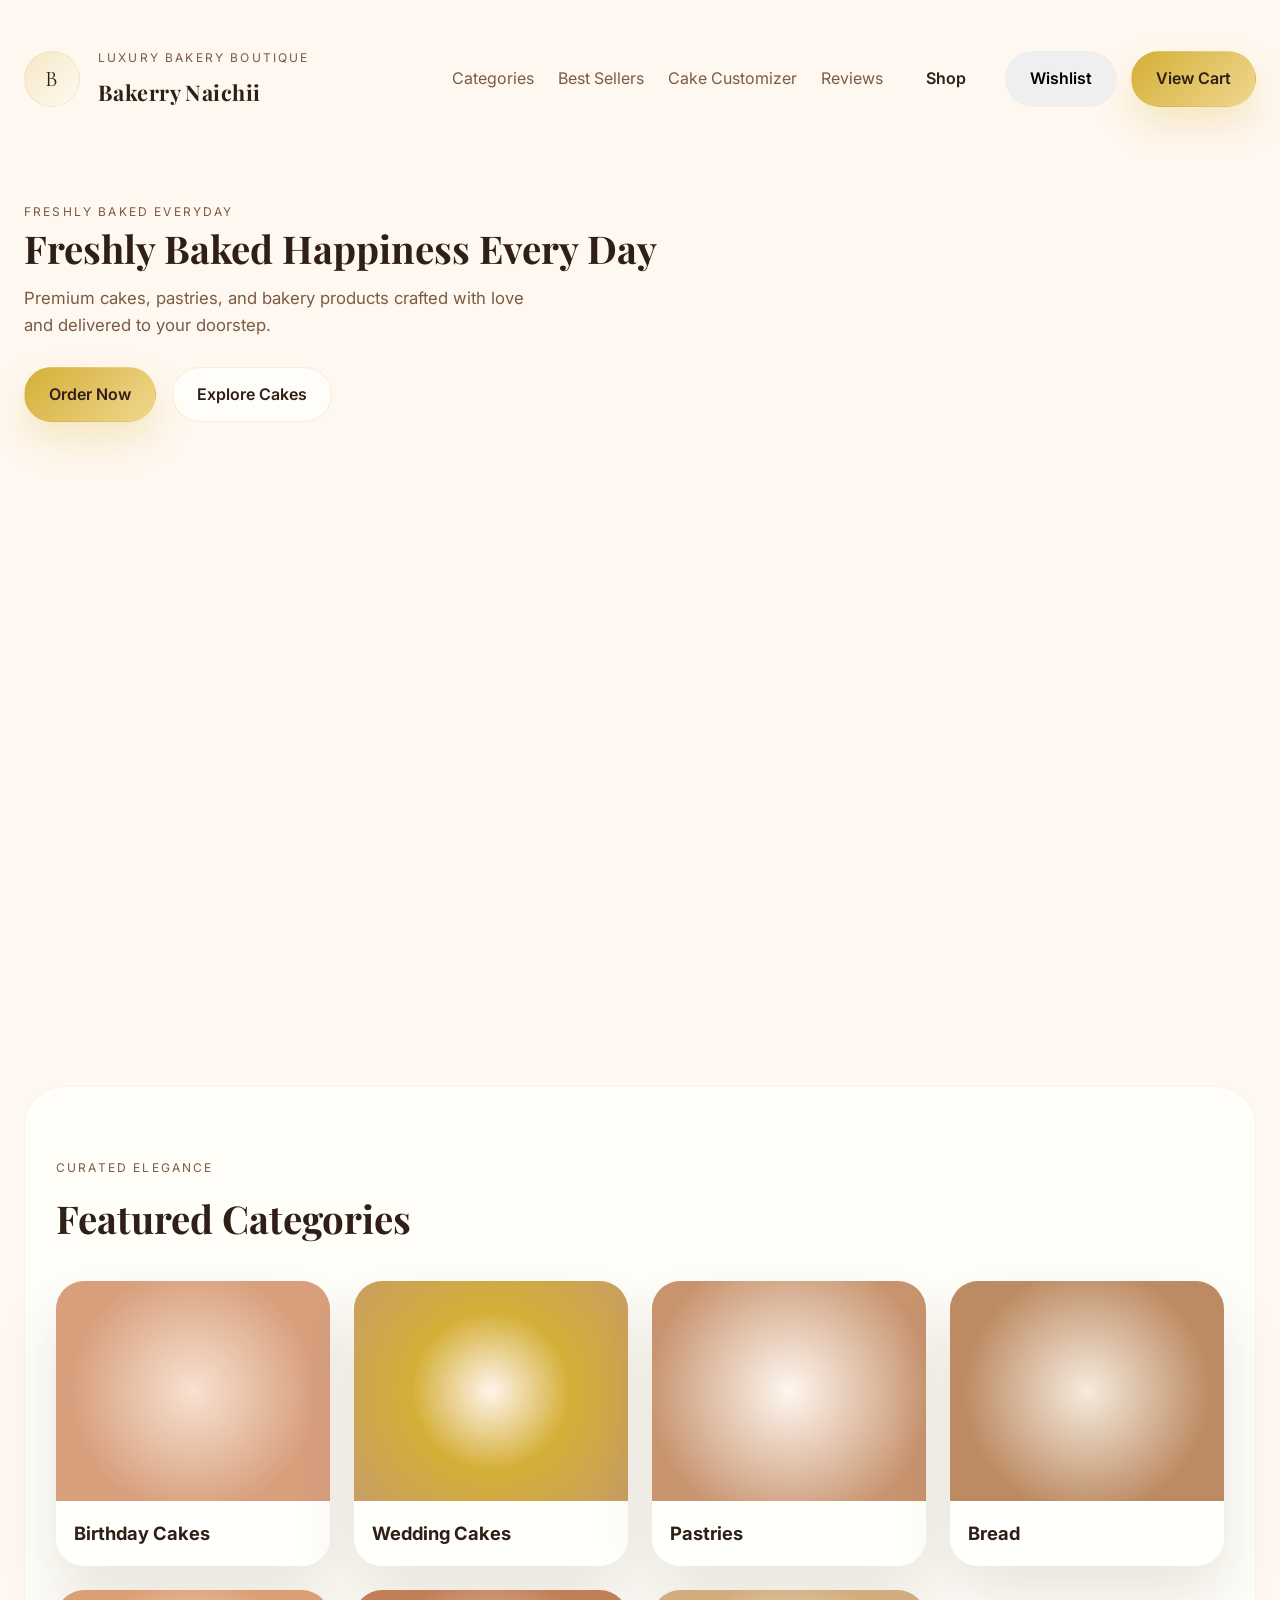
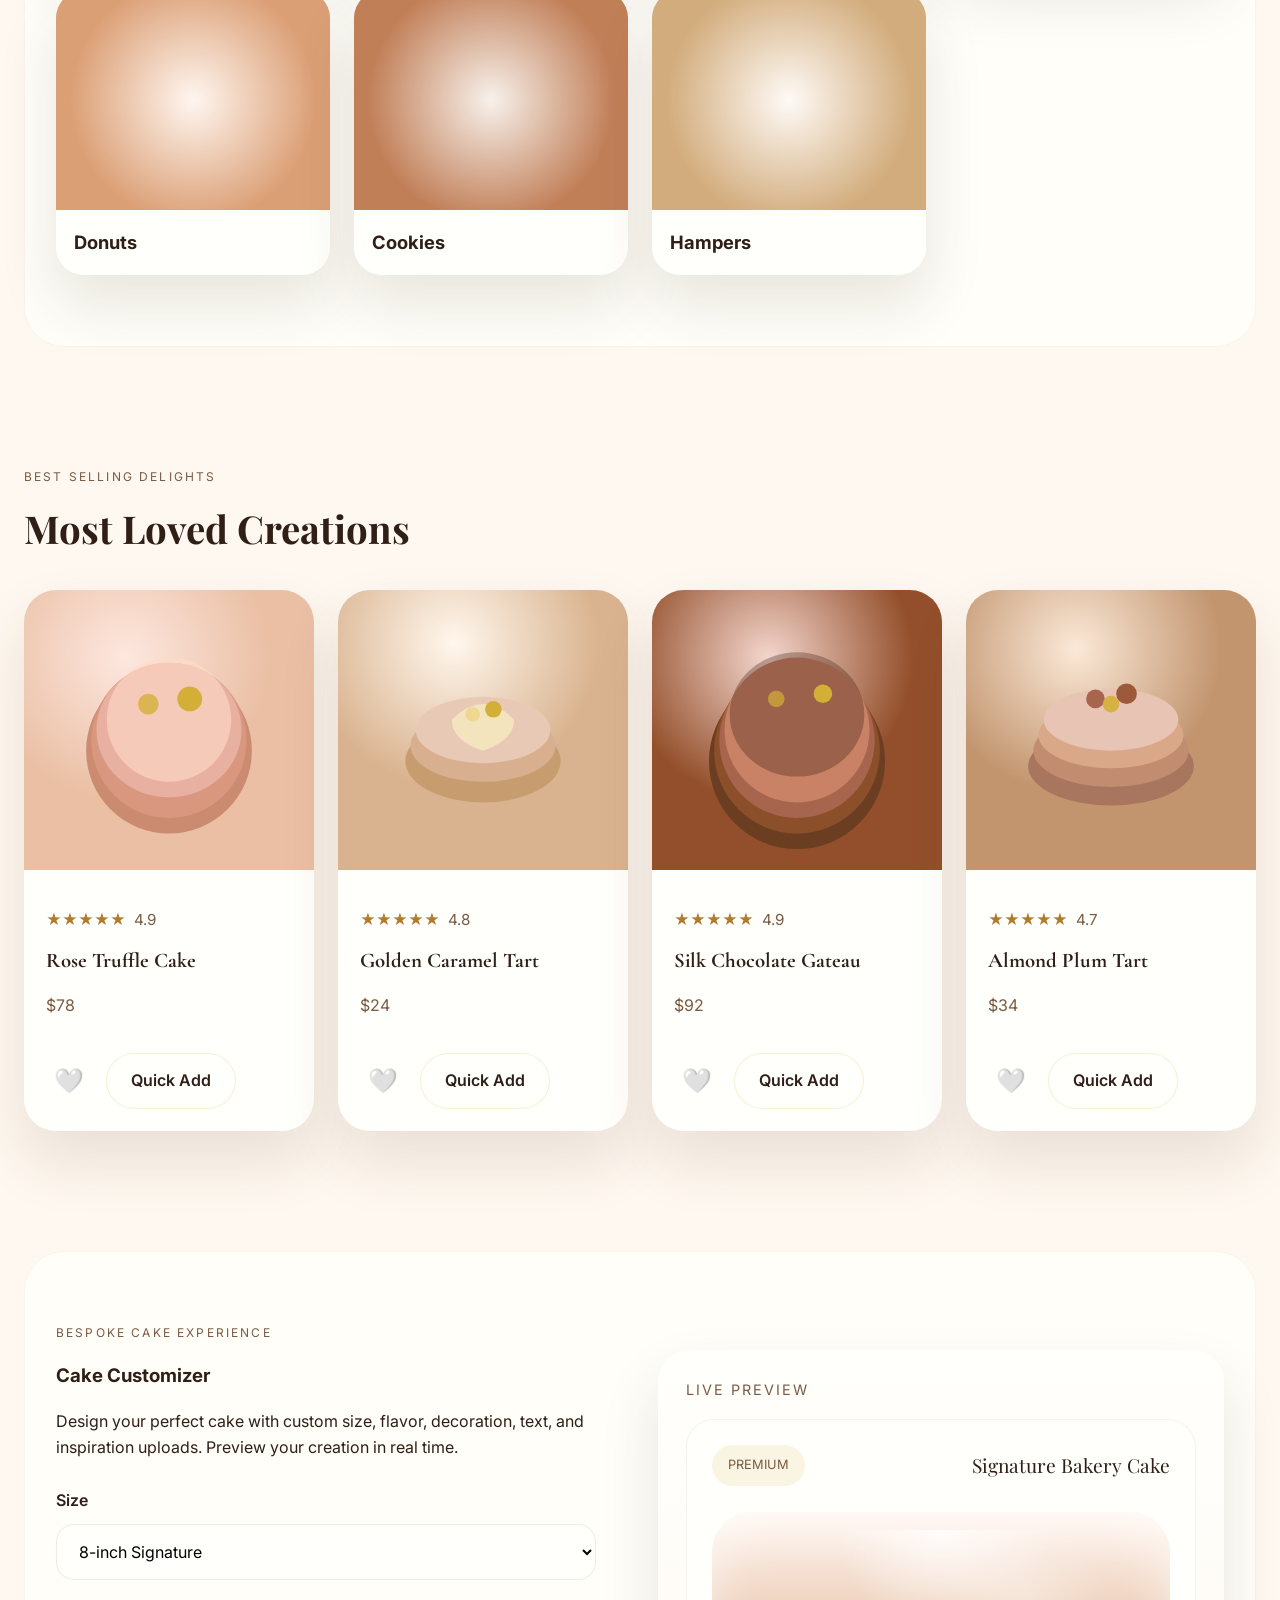
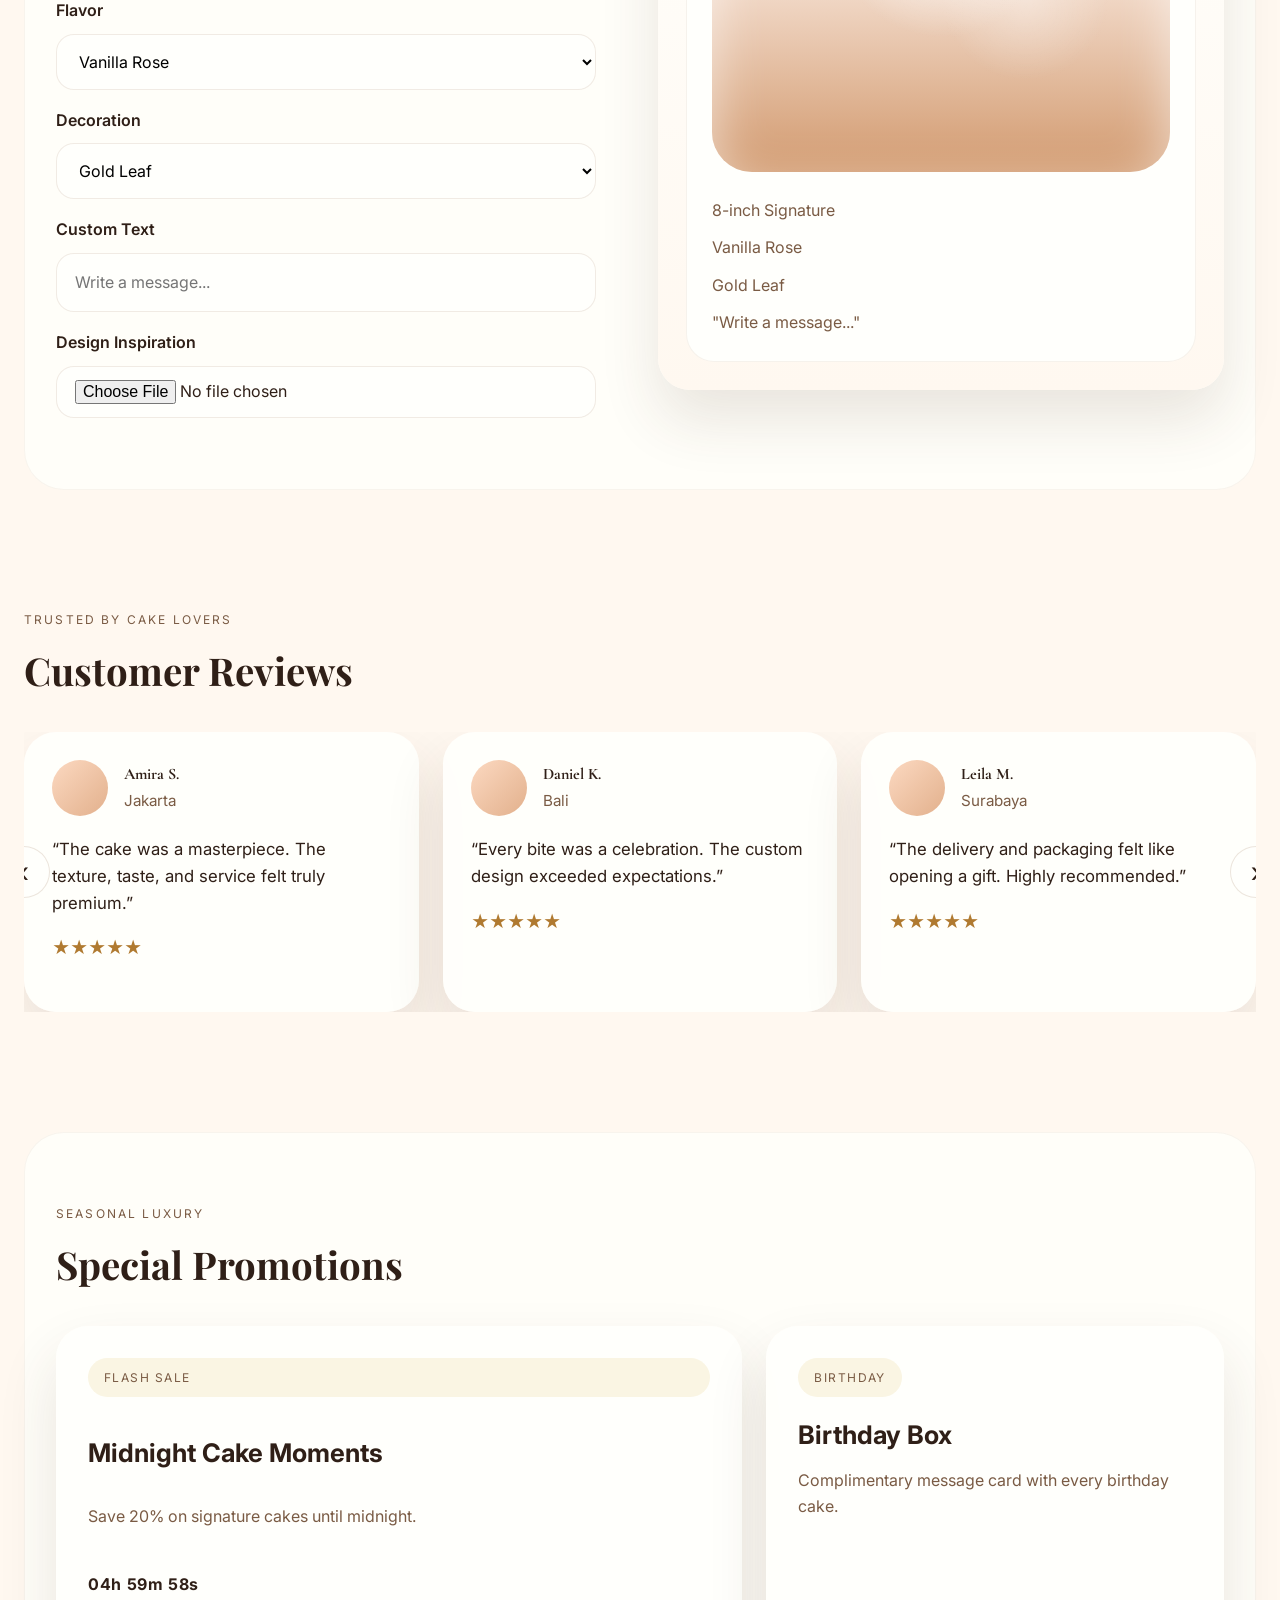
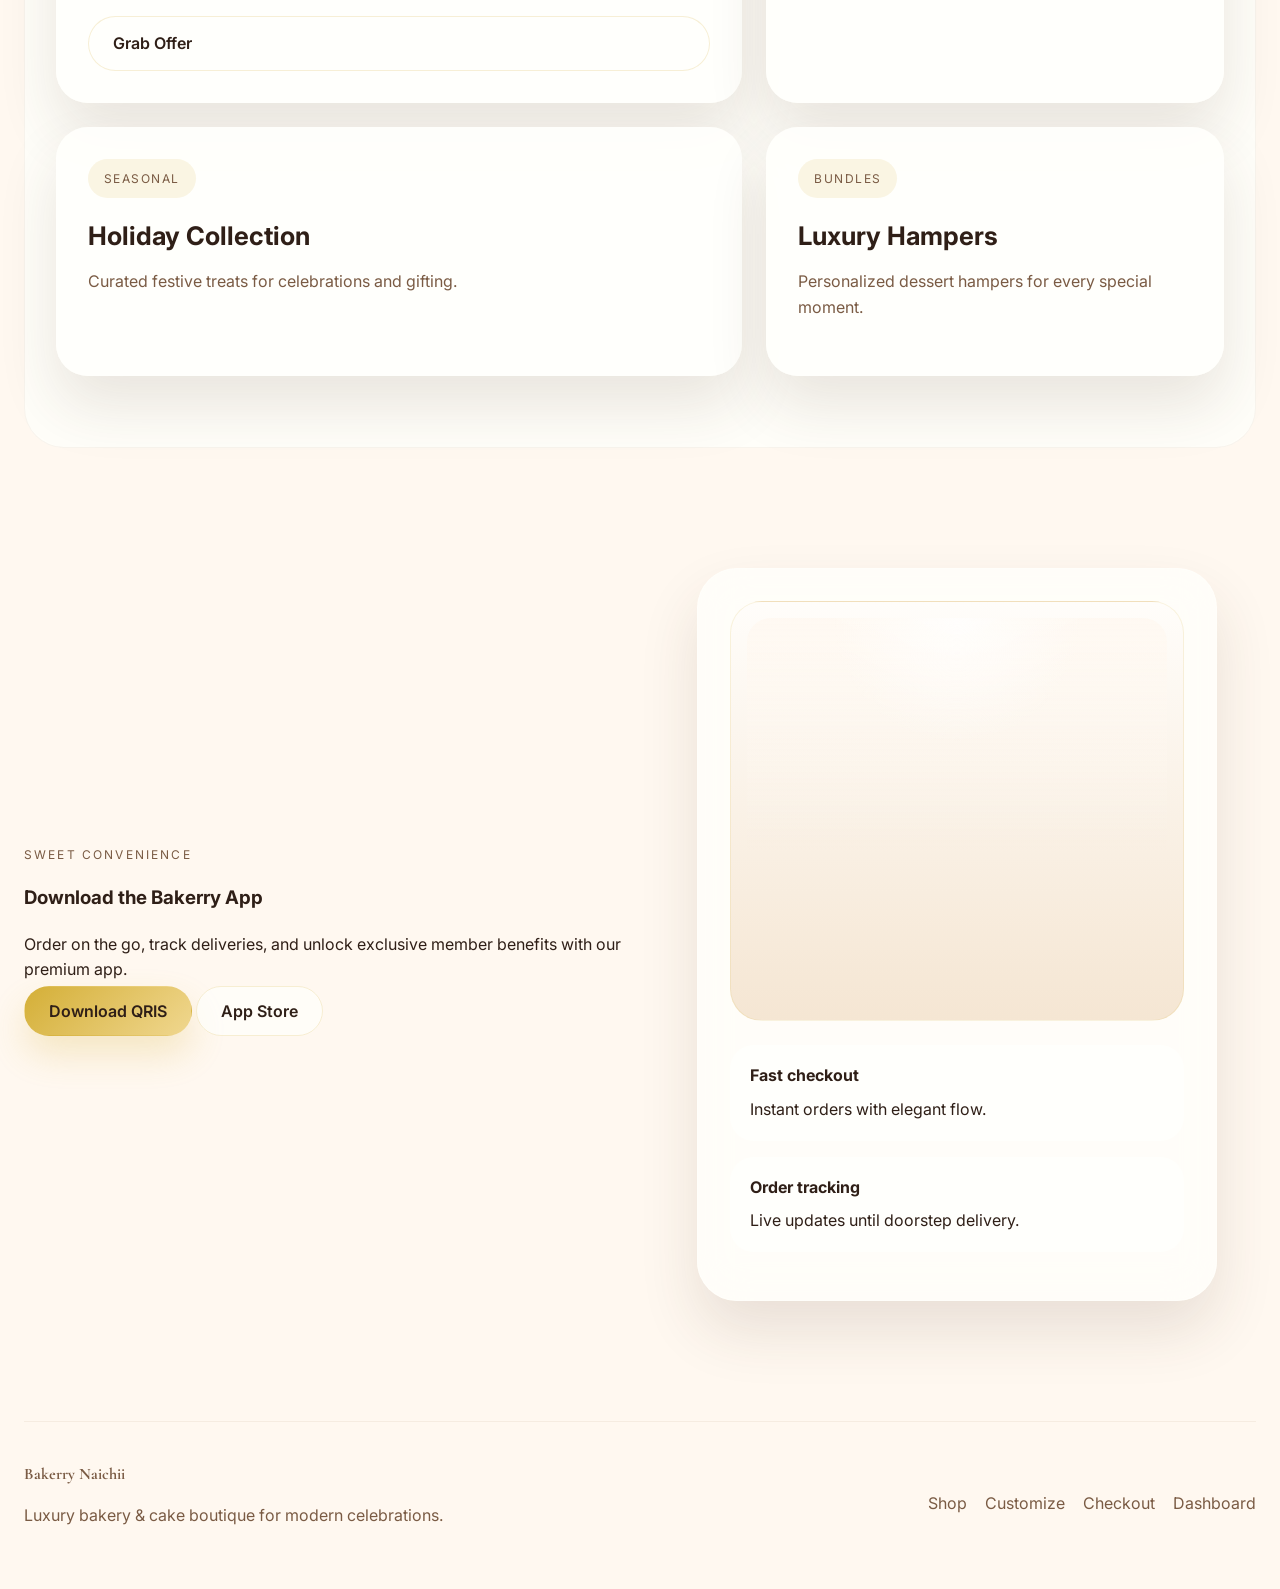
<file: index.html>
<!DOCTYPE html>
<html lang="en">
  <head>
    <meta charset="UTF-8" />
    <meta name="viewport" content="width=device-width, initial-scale=1.0" />
    <title>Bakerry Naichii | Premium Cake Boutique</title>
    <meta
      name="description"
      content="Luxury bakery e-commerce experience with premium cakes, pastries, custom orders, and fast delivery."
    />
    <link rel="preconnect" href="https://fonts.googleapis.com" />
    <link rel="preconnect" href="https://fonts.gstatic.com" crossorigin />
    <link
      href="https://fonts.googleapis.com/css2?family=Cormorant+Garamond:wght@500;600;700&family=Inter:wght@400;500;600;700&family=Playfair+Display:wght@600;700;800&family=Poppins:wght@400;500;600&display=swap"
      rel="stylesheet"
    />
    <link rel="stylesheet" href="styles.css" />
  </head>
  <body>
    <div class="page-shell">
      <header class="topbar">
        <div class="brand-ring">
          <span class="brand-mark">B</span>
        </div>
        <div class="brand-copy">
          <p class="eyebrow">Luxury Bakery Boutique</p>
          <h1>Bakerry Naichii</h1>
        </div>
        <nav class="nav-links" aria-label="Primary navigation">
          <a href="#categories">Categories</a>
          <a href="#best-sellers">Best Sellers</a>
          <a href="#customizer">Cake Customizer</a>
          <a href="#reviews">Reviews</a>
        </nav>
        <div class="header-actions">
          <a class="btn btn-secondary" href="product.html">Shop</a>
          <button style="position: relative;" class="btn btn-secondary" id="open-wishlist">
            Wishlist
            <span class="wishlist-badge" style="display: none;">0</span>
          </button>
          <button class="btn btn-primary" id="open-cart">View Cart</button>
        </div>
      </header>

      <main>
        <section class="hero-section">
          <div class="hero-copy">
            <p class="eyebrow">Freshly Baked Everyday</p>
            <h2>Freshly Baked Happiness Every Day</h2>
            <p class="hero-text">
              Premium cakes, pastries, and bakery products crafted with love and
              delivered to your doorstep.
            </p>
            <div class="hero-actions">
              <a class="btn btn-primary" href="#best-sellers">Order Now</a>
              <a class="btn btn-ghost" href="#categories">Explore Cakes</a>
            </div>
          </div>
          <div class="hero-media">
            <div class="hero-device">
              <div class="hero-photo"></div>
              <div class="floating-pill floating-pill-1"></div>
              <div class="floating-pill floating-pill-2"></div>
              <div class="floating-pill floating-pill-3"></div>
            </div>
          </div>
        </section>

        <section class="section section-soft" id="categories">
          <div class="section-heading">
            <p class="eyebrow">Curated Elegance</p>
            <h3>Featured Categories</h3>
          </div>
          <div class="category-grid">
            <article class="category-card">
              <div class="category-image category-1"></div>
              <h4>Birthday Cakes</h4>
            </article>
            <article class="category-card">
              <div class="category-image category-2"></div>
              <h4>Wedding Cakes</h4>
            </article>
            <article class="category-card">
              <div class="category-image category-3"></div>
              <h4>Pastries</h4>
            </article>
            <article class="category-card">
              <div class="category-image category-4"></div>
              <h4>Bread</h4>
            </article>
            <article class="category-card">
              <div class="category-image category-5"></div>
              <h4>Donuts</h4>
            </article>
            <article class="category-card">
              <div class="category-image category-6"></div>
              <h4>Cookies</h4>
            </article>
            <article class="category-card">
              <div class="category-image category-7"></div>
              <h4>Hampers</h4>
            </article>
          </div>
        </section>

        <section class="section" id="best-sellers">
          <div class="section-heading">
            <p class="eyebrow">Best Selling Delights</p>
            <h3>Most Loved Creations</h3>
          </div>
          <div class="product-grid">
            <article class="product-card">
              <div class="product-photo product-photo-1"></div>
              <div class="product-meta">
                <div class="rating">★★★★★ <span>4.9</span></div>
                <h4>Rose Truffle Cake</h4>
                <p class="price">$78</p>
              </div>
              <div class="product-actions">
                <button class="wishlist-btn" data-product="Rose Truffle Cake" aria-label="Add to wishlist">🤍</button>
                <button class="btn btn-ghost">Quick Add</button>
              </div>
            </article>
            <article class="product-card">
              <div class="product-photo product-photo-2"></div>
              <div class="product-meta">
                <div class="rating">★★★★★ <span>4.8</span></div>
                <h4>Golden Caramel Tart</h4>
                <p class="price">$24</p>
              </div>
              <div class="product-actions">
                <button class="wishlist-btn" data-product="Golden Caramel Tart" aria-label="Add to wishlist">🤍</button>
                <button class="btn btn-ghost">Quick Add</button>
              </div>
            </article>
            <article class="product-card">
              <div class="product-photo product-photo-3"></div>
              <div class="product-meta">
                <div class="rating">★★★★★ <span>4.9</span></div>
                <h4>Silk Chocolate Gateau</h4>
                <p class="price">$92</p>
              </div>
              <div class="product-actions">
                <button class="wishlist-btn" data-product="Silk Chocolate Gateau" aria-label="Add to wishlist">🤍</button>
                <button class="btn btn-ghost">Quick Add</button>
              </div>
            </article>
            <article class="product-card">
              <div class="product-photo product-photo-4"></div>
              <div class="product-meta">
                <div class="rating">★★★★★ <span>4.7</span></div>
                <h4>Almond Plum Tart</h4>
                <p class="price">$34</p>
              </div>
              <div class="product-actions">
                <button class="wishlist-btn" data-product="Almond Plum Tart" aria-label="Add to wishlist">🤍</button>
                <button class="btn btn-ghost">Quick Add</button>
              </div>
            </article>
          </div>
        </section>

        <section class="section section-soft" id="customizer">
          <div class="customizer-shell">
            <div class="customizer-copy">
              <p class="eyebrow">Bespoke Cake Experience</p>
              <h3>Cake Customizer</h3>
              <p>
                Design your perfect cake with custom size, flavor, decoration,
                text, and inspiration uploads. Preview your creation in real time.
              </p>
              <form class="customizer-form" id="cake-form">
                <div class="form-row">
                  <label for="size">Size</label>
                  <select id="size" name="size">
                    <option value="8-inch" selected>8-inch Signature</option>
                    <option value="10-inch">10-inch Celebration</option>
                    <option value="6-inch">6-inch Intimate</option>
                  </select>
                </div>
                <div class="form-row">
                  <label for="flavor">Flavor</label>
                  <select id="flavor" name="flavor">
                    <option value="vanilla">Vanilla Rose</option>
                    <option value="chocolate">Silk Chocolate</option>
                    <option value="caramel">Salted Caramel</option>
                    <option value="matcha">Matcha Cream</option>
                  </select>
                </div>
                <div class="form-row">
                  <label for="decoration">Decoration</label>
                  <select id="decoration" name="decoration">
                    <option value="golden">Gold Leaf</option>
                    <option value="berry">Berry Cascade</option>
                    <option value="floral">Fresh Floral</option>
                  </select>
                </div>
                <div class="form-row">
                  <label for="custom-text">Custom Text</label>
                  <input
                    type="text"
                    id="custom-text"
                    name="customText"
                    placeholder="Write a message..."
                  />
                </div>
                <div class="form-row file-row">
                  <label for="upload">Design Inspiration</label>
                  <input type="file" id="upload" name="upload" accept="image/*" />
                </div>
              </form>
            </div>
            <div class="customizer-preview" aria-label="Cake preview">
              <div class="preview-panel">
                <div class="preview-label">Live Preview</div>
                <div class="preview-card" id="preview-card">
                  <div class="preview-top">
                    <div class="preview-tag">Premium</div>
                    <div class="preview-text">Signature Bakery Cake</div>
                  </div>
                  <div class="preview-cake"></div>
                  <div class="preview-details">
                    <p id="preview-size">8-inch Signature</p>
                    <p id="preview-flavor">Vanilla Rose</p>
                    <p id="preview-decoration">Gold Leaf</p>
                    <p id="preview-message">"Write a message..."</p>
                  </div>
                </div>
              </div>
            </div>
          </div>
        </section>

        <section class="section" id="reviews">
          <div class="section-heading">
            <p class="eyebrow">Trusted by Cake Lovers</p>
            <h3>Customer Reviews</h3>
          </div>
          <div class="review-carousel" aria-label="Customer testimonials">
            <button class="carousel-control prev" id="review-prev" aria-label="Previous review">‹</button>
            <div class="review-track" id="review-track">
              <article class="review-card">
                <div class="review-meta">
                  <div class="review-avatar"></div>
                  <div>
                    <strong>Amira S.</strong>
                    <span>Jakarta</span>
                  </div>
                </div>
                <p class="quote">
                  “The cake was a masterpiece. The texture, taste, and service
                  felt truly premium.”
                </p>
                <div class="review-stars">★★★★★</div>
              </article>
              <article class="review-card">
                <div class="review-meta">
                  <div class="review-avatar"></div>
                  <div>
                    <strong>Daniel K.</strong>
                    <span>Bali</span>
                  </div>
                </div>
                <p class="quote">
                  “Every bite was a celebration. The custom design exceeded
                  expectations.”
                </p>
                <div class="review-stars">★★★★★</div>
              </article>
              <article class="review-card">
                <div class="review-meta">
                  <div class="review-avatar"></div>
                  <div>
                    <strong>Leila M.</strong>
                    <span>Surabaya</span>
                  </div>
                </div>
                <p class="quote">
                  “The delivery and packaging felt like opening a gift. Highly
                  recommended.”
                </p>
                <div class="review-stars">★★★★★</div>
              </article>
            </div>
            <button class="carousel-control next" id="review-next" aria-label="Next review">›</button>
          </div>
        </section>

        <section class="section section-soft promotions" id="promotions">
          <div class="section-heading">
            <p class="eyebrow">Seasonal Luxury</p>
            <h3>Special Promotions</h3>
          </div>
          <div class="promo-grid">
            <article class="promo-card promo-large">
              <span class="promo-pill">Flash Sale</span>
              <h4>Midnight Cake Moments</h4>
              <p>Save 20% on signature cakes until midnight.</p>
              <div class="promo-countdown" id="promo-countdown"></div>
              <a class="btn btn-ghost" href="#best-sellers">Grab Offer</a>
            </article>
            <article class="promo-card">
              <span class="promo-pill">Birthday</span>
              <h4>Birthday Box</h4>
              <p>Complimentary message card with every birthday cake.</p>
            </article>
            <article class="promo-card">
              <span class="promo-pill">Seasonal</span>
              <h4>Holiday Collection</h4>
              <p>Curated festive treats for celebrations and gifting.</p>
            </article>
            <article class="promo-card">
              <span class="promo-pill">Bundles</span>
              <h4>Luxury Hampers</h4>
              <p>Personalized dessert hampers for every special moment.</p>
            </article>
          </div>
        </section>

        <section class="section app-section" id="app">
          <div class="app-shell">
            <div class="app-copy">
              <p class="eyebrow">Sweet Convenience</p>
              <h3>Download the Bakerry App</h3>
              <p>
                Order on the go, track deliveries, and unlock exclusive member
                benefits with our premium app.
              </p>
              <div class="app-buttons">
                <a class="btn btn-primary" href="#">Download QRIS</a>
                <a class="btn btn-ghost" href="#">App Store</a>
              </div>
            </div>
            <div class="app-mockup">
              <div class="glass-card">
                <div class="mockup-window"></div>
                <div class="app-feature">
                  <strong>Fast checkout</strong>
                  <span>Instant orders with elegant flow.</span>
                </div>
                <div class="app-feature">
                  <strong>Order tracking</strong>
                  <span>Live updates until doorstep delivery.</span>
                </div>
              </div>
            </div>
          </div>
        </section>
      </main>

      <footer class="footer">
        <div>
          <h4>Bakerry Naichii</h4>
          <p>Luxury bakery & cake boutique for modern celebrations.</p>
        </div>
        <div class="footer-links">
          <a href="#categories">Shop</a>
          <a href="#customizer">Customize</a>
          <a href="checkout.html">Checkout</a>
          <a href="dashboard.html">Dashboard</a>
        </div>
      </footer>
    </div>

    <aside class="cart-drawer" id="cart-drawer" aria-label="Shopping cart drawer">
      <div class="drawer-header">
        <div>
          <p class="eyebrow">Your cart</p>
          <h3>Luxury Orders</h3>
        </div>
        <button class="close-drawer" id="close-cart" aria-label="Close cart">×</button>
      </div>
      <div class="drawer-body">
        <div class="cart-item">
          <div class="cart-thumb"></div>
          <div>
            <p>Rose Truffle Cake</p>
            <span>$78</span>
          </div>
        </div>
        <div class="cart-item">
          <div class="cart-thumb small"></div>
          <div>
            <p>Caramel Tart</p>
            <span>$24</span>
          </div>
        </div>
      </div>
      <div class="drawer-footer">
        <div class="drawer-total">
          <span>Total</span>
          <strong>$102</strong>
        </div>
        <a class="btn btn-primary" href="checkout.html">Continue to Checkout</a>
      </div>
    </aside>

    <div class="overlay" id="drawer-overlay"></div>

    <script src="script.js"></script>
  </body>
</html>
</file>
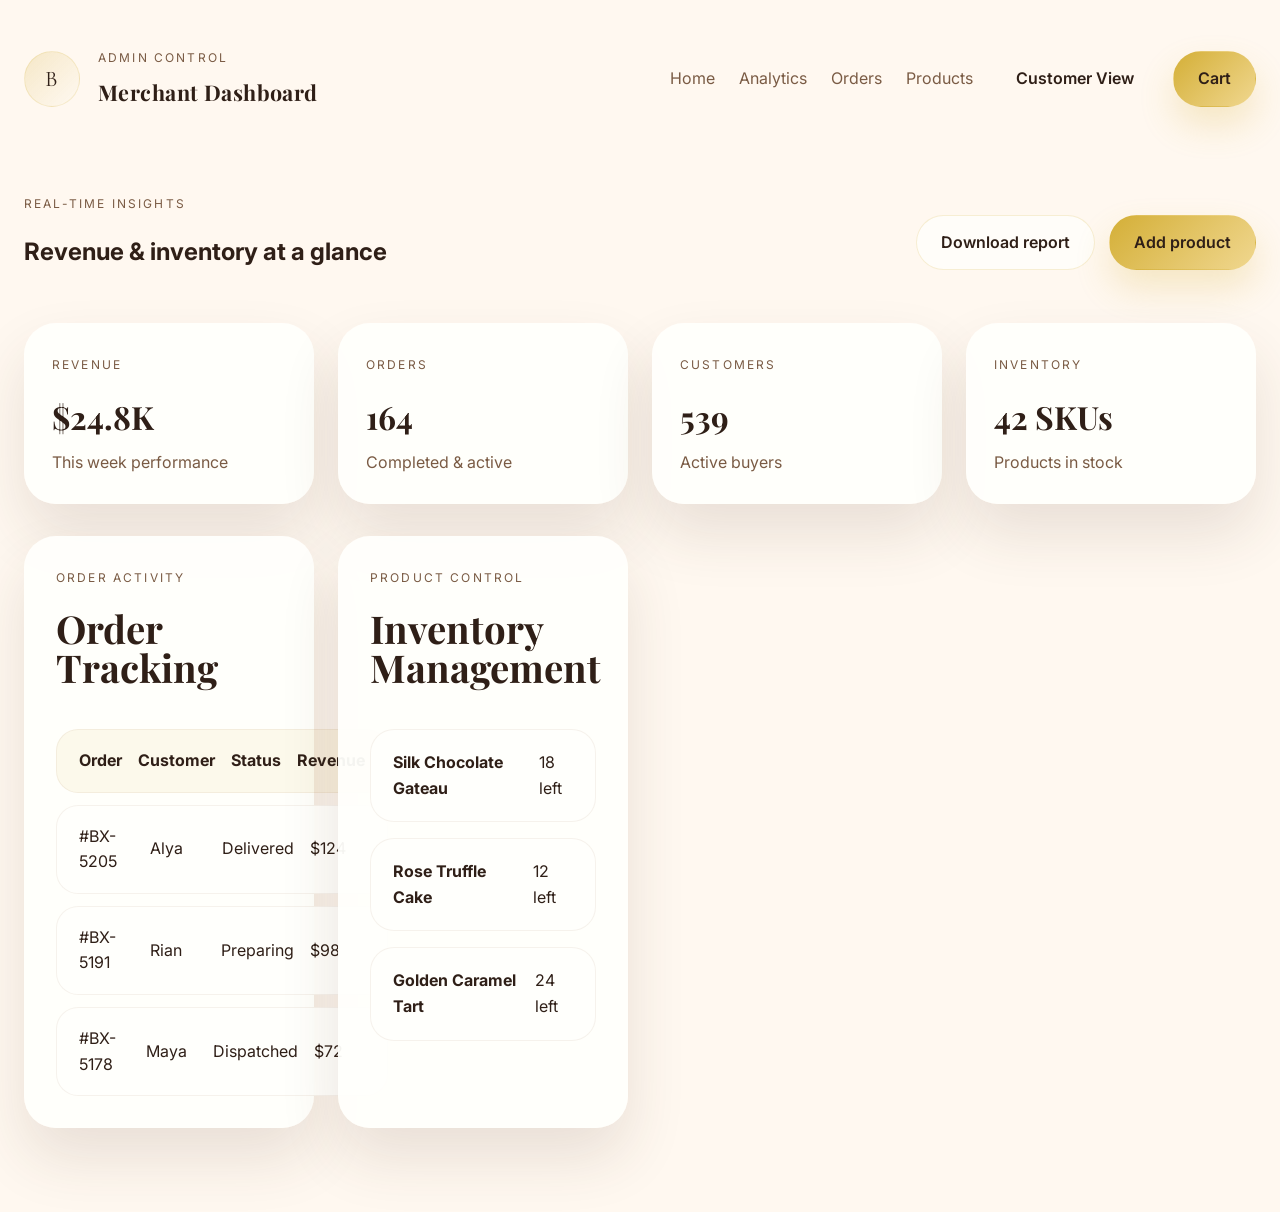
<file: admin.html>
<!DOCTYPE html>
<html lang="en">
  <head>
    <meta charset="UTF-8" />
    <meta name="viewport" content="width=device-width, initial-scale=1.0" />
    <title>Admin Dashboard | Bakerry Naichii</title>
    <link rel="preconnect" href="https://fonts.googleapis.com" />
    <link rel="preconnect" href="https://fonts.gstatic.com" crossorigin />
    <link
      href="https://fonts.googleapis.com/css2?family=Cormorant+Garamond:wght@500;600;700&family=Inter:wght@400;500;600;700&family=Playfair+Display:wght@600;700;800&family=Poppins:wght@400;500;600&display=swap"
      rel="stylesheet"
    />
    <link rel="stylesheet" href="styles.css" />
  </head>
  <body>
    <div class="page-shell">
      <header class="topbar">
        <div class="brand-ring">
          <span class="brand-mark">B</span>
        </div>
        <div class="brand-copy">
          <p class="eyebrow">Admin Control</p>
          <h1>Merchant Dashboard</h1>
        </div>
        <nav class="nav-links" aria-label="Admin navigation">
          <a href="index.html">Home</a>
          <a href="#analytics">Analytics</a>
          <a href="#orders">Orders</a>
          <a href="#products">Products</a>
        </nav>
        <div class="header-actions">
          <a class="btn btn-secondary" href="dashboard.html">Customer View</a>
          <button class="btn btn-primary" id="open-cart">Cart</button>
        </div>
      </header>

      <main>
        <section class="dashboard-shell admin-shell" id="analytics">
          <div class="dashboard-top">
            <div>
              <p class="eyebrow">Real-time insights</p>
              <h2>Revenue & inventory at a glance</h2>
            </div>
            <div class="dashboard-actions">
              <button class="btn btn-ghost">Download report</button>
              <button class="btn btn-primary">Add product</button>
            </div>
          </div>

          <div class="analytics-grid">
            <article class="kpi-card">
              <span class="eyebrow">Revenue</span>
              <strong>$24.8K</strong>
              <p>This week performance</p>
            </article>
            <article class="kpi-card">
              <span class="eyebrow">Orders</span>
              <strong>164</strong>
              <p>Completed & active</p>
            </article>
            <article class="kpi-card">
              <span class="eyebrow">Customers</span>
              <strong>539</strong>
              <p>Active buyers</p>
            </article>
            <article class="kpi-card">
              <span class="eyebrow">Inventory</span>
              <strong>42 SKUs</strong>
              <p>Products in stock</p>
            </article>
          </div>

          <div class="admin-panels">
            <section class="summary-panel" id="orders">
              <div class="section-heading">
                <p class="eyebrow">Order activity</p>
                <h3>Order Tracking</h3>
              </div>
              <div class="table-shell">
                <div class="table-row header">
                  <span>Order</span>
                  <span>Customer</span>
                  <span>Status</span>
                  <span>Revenue</span>
                </div>
                <div class="table-row">
                  <span>#BX-5205</span>
                  <span>Alya</span>
                  <span>Delivered</span>
                  <span>$124</span>
                </div>
                <div class="table-row">
                  <span>#BX-5191</span>
                  <span>Rian</span>
                  <span>Preparing</span>
                  <span>$98</span>
                </div>
                <div class="table-row">
                  <span>#BX-5178</span>
                  <span>Maya</span>
                  <span>Dispatched</span>
                  <span>$72</span>
                </div>
              </div>
            </section>

            <section class="summary-panel" id="products">
              <div class="section-heading">
                <p class="eyebrow">Product control</p>
                <h3>Inventory Management</h3>
              </div>
              <div class="inventory-grid">
                <div class="inventory-card">
                  <strong>Silk Chocolate Gateau</strong>
                  <span>18 left</span>
                </div>
                <div class="inventory-card">
                  <strong>Rose Truffle Cake</strong>
                  <span>12 left</span>
                </div>
                <div class="inventory-card">
                  <strong>Golden Caramel Tart</strong>
                  <span>24 left</span>
                </div>
              </div>
            </section>
          </div>
        </section>
      </main>
    </div>

    <aside class="cart-drawer" id="cart-drawer" aria-label="Shopping cart drawer">
      <div class="drawer-header">
        <div>
          <p class="eyebrow">Your cart</p>
          <h3>Luxury Orders</h3>
        </div>
        <button class="close-drawer" id="close-cart" aria-label="Close cart">×</button>
      </div>
      <div class="drawer-body">
        <div class="cart-item">
          <div class="cart-thumb"></div>
          <div>
            <p>Golden Velvet Cake</p>
            <span>$86</span>
          </div>
        </div>
      </div>
      <div class="drawer-footer">
        <div class="drawer-total">
          <span>Total</span>
          <strong>$86</strong>
        </div>
        <a class="btn btn-primary" href="checkout.html">Continue to Checkout</a>
      </div>
    </aside>

    <div class="overlay" id="drawer-overlay"></div>
    <script src="script.js"></script>
  </body>
</html>
</file>
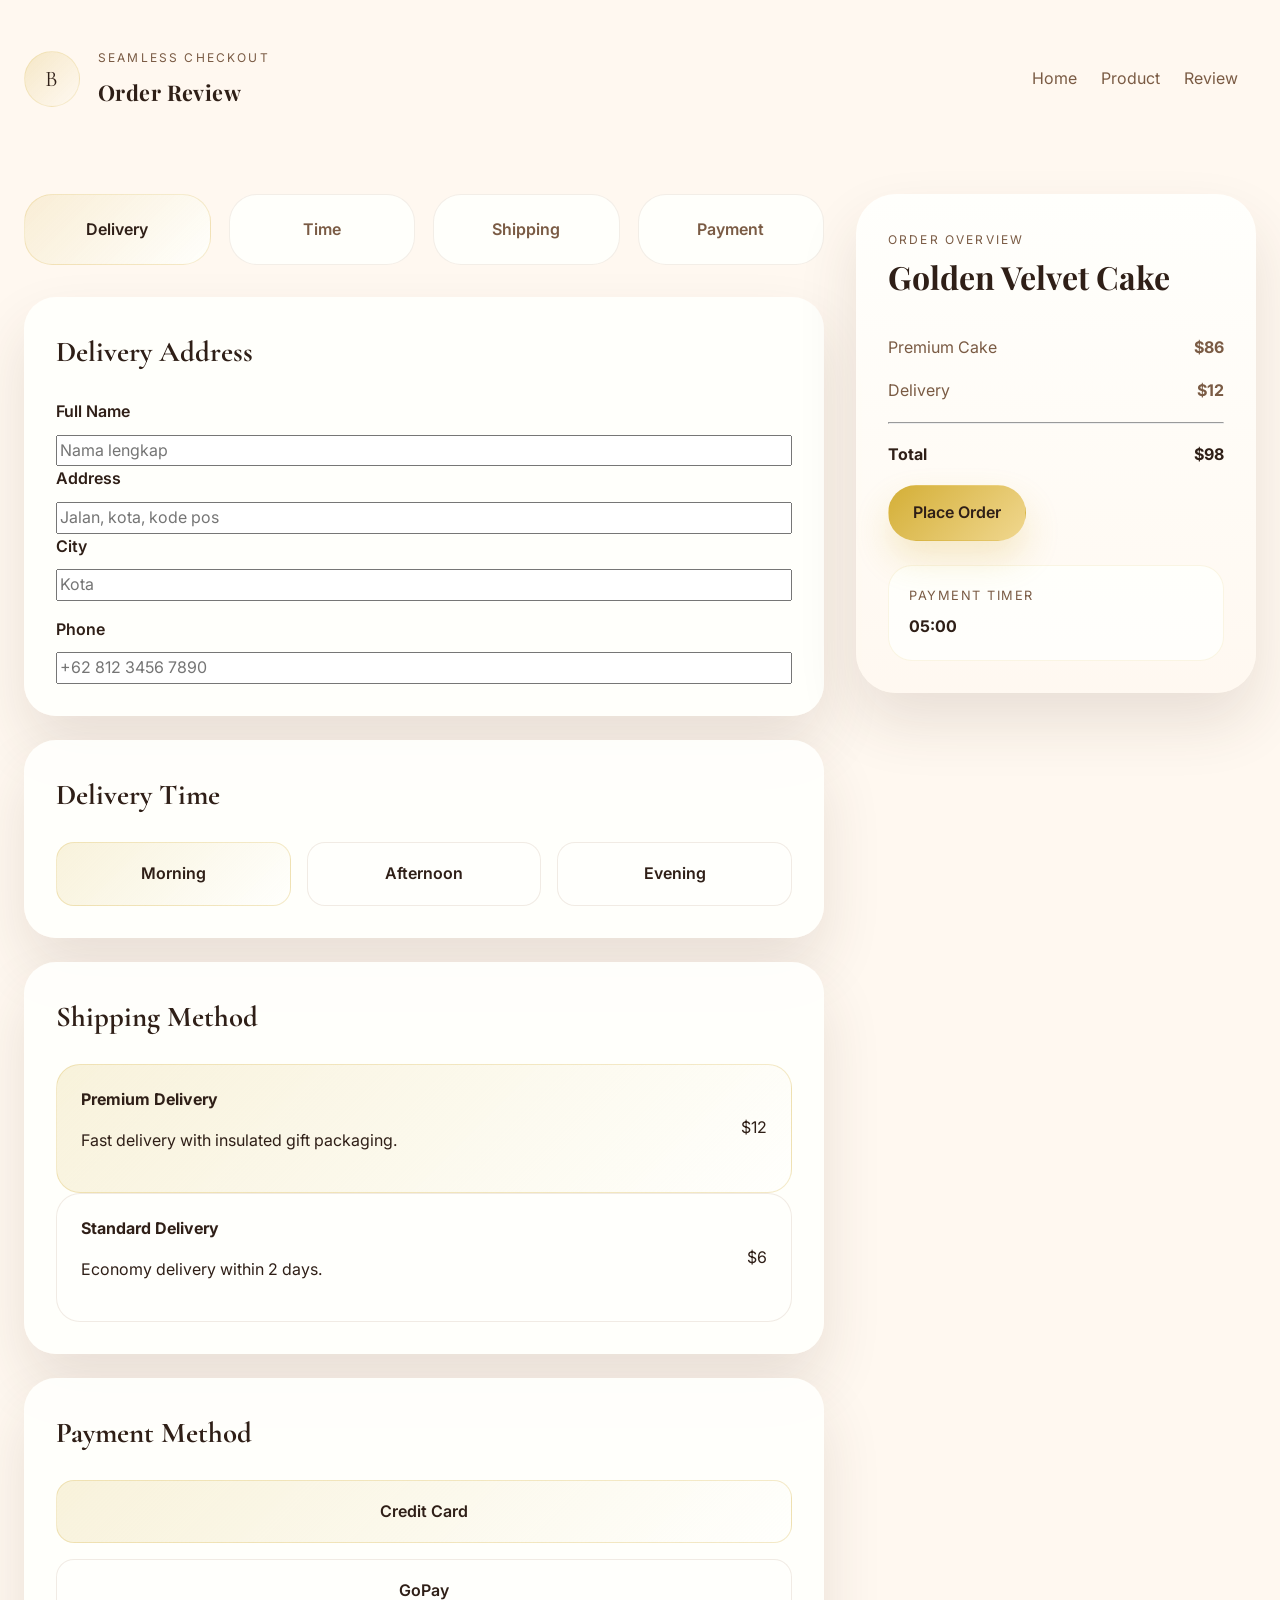
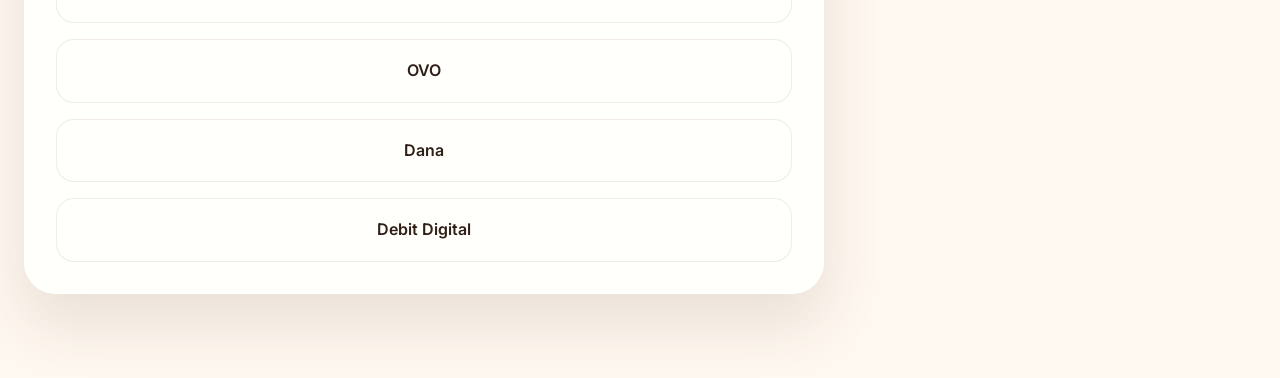
<file: checkout.html>
<!DOCTYPE html>
<html lang="en">
  <head>
    <meta charset="UTF-8" />
    <meta name="viewport" content="width=device-width, initial-scale=1.0" />
    <title>Checkout | Bakerry Naichii</title>
    <link rel="preconnect" href="https://fonts.googleapis.com" />
    <link rel="preconnect" href="https://fonts.gstatic.com" crossorigin />
    <link
      href="https://fonts.googleapis.com/css2?family=Cormorant+Garamond:wght@500;600;700&family=Inter:wght@400;500;600;700&family=Playfair+Display:wght@600;700;800&family=Poppins:wght@400;500;600&display=swap"
      rel="stylesheet"
    />
    <link rel="stylesheet" href="styles.css" />
  </head>
  <body>
    <div class="page-shell">
      <header class="topbar">
        <div class="brand-ring">
          <span class="brand-mark">B</span>
        </div>
        <div class="brand-copy">
          <p class="eyebrow">Seamless Checkout</p>
          <h1>Order Review</h1>
        </div>
        <nav class="nav-links" aria-label="Checkout navigation">
          <a href="index.html">Home</a>
          <a href="product.html">Product</a>
          <a href="#order">Review</a>
        </nav>
      </header>

      <main>
        <section class="checkout-shell" id="order">
          <div class="checkout-flow">
            <div class="progress-bar">
              <div class="progress-step active">Delivery</div>
              <div class="progress-step">Time</div>
              <div class="progress-step">Shipping</div>
              <div class="progress-step">Payment</div>
            </div>
            <div class="checkout-panel">
              <div class="checkout-card">
                <h2>Delivery Address</h2>
                <div class="form-row">
                  <label for="name">Full Name</label>
                  <input id="name" placeholder="Nama lengkap" />
                </div>
                <div class="form-row">
                  <label for="address">Address</label>
                  <input id="address" placeholder="Jalan, kota, kode pos" />
                </div>
                <div class="form-grid">
                  <div class="form-row">
                    <label for="city">City</label>
                    <input id="city" placeholder="Kota" />
                  </div>
                  <div class="form-row">
                    <label for="phone">Phone</label>
                    <input id="phone" placeholder="+62 812 3456 7890" />
                  </div>
                </div>
              </div>
              <div class="checkout-card">
                <h2>Delivery Time</h2>
                <div class="time-grid">
                  <button class="time-option active">Morning</button>
                  <button class="time-option">Afternoon</button>
                  <button class="time-option">Evening</button>
                </div>
              </div>
              <div class="checkout-card">
                <h2>Shipping Method</h2>
                <div class="shipping-option active">
                  <div>
                    <strong>Premium Delivery</strong>
                    <p>Fast delivery with insulated gift packaging.</p>
                  </div>
                  <span>$12</span>
                </div>
                <div class="shipping-option">
                  <div>
                    <strong>Standard Delivery</strong>
                    <p>Economy delivery within 2 days.</p>
                  </div>
                  <span>$6</span>
                </div>
              </div>
              <div class="checkout-card">
                <h2>Payment Method</h2>
                <div class="payment-grid">
                  <button class="payment-option active">Credit Card</button>
                  <button class="payment-option">GoPay</button>
                  <button class="payment-option">OVO</button>
                  <button class="payment-option">Dana</button>
                  <button class="payment-option">Debit Digital</button>
                </div>
                <div class="payment-detail-panel payment-detail-hidden" id="debit-digital-panel">
                  <div class="payment-detail-header">
                    <h4>Debit Digital Asli</h4>
                    <p>Terhubung dengan akun debit digital asli untuk checkout cepat dan terverifikasi.</p>
                  </div>
                  <div class="form-row">
                    <label for="debit-bank">Bank / Issuer</label>
                    <input id="debit-bank" placeholder="Pilih bank digital" />
                  </div>
                  <div class="form-row">
                    <label for="debit-account">Nomor Akun Debit</label>
                    <input id="debit-account" placeholder="1234 5678 9012 3456" />
                  </div>
                  <div class="form-row">
                    <label for="debit-otp">Kode Verifikasi</label>
                    <input id="debit-otp" placeholder="Masukkan kode OTP" />
                  </div>
                  <div class="form-row">
                    <button class="btn btn-secondary" id="connect-debit">Hubungkan Akun Debit Digital</button>
                  </div>
                </div>
              </div>
            </div>
          </div>
          <aside class="order-summary">
            <div class="summary-card">
              <span class="eyebrow">Order overview</span>
              <h3>Golden Velvet Cake</h3>
              <div class="summary-line">
                <span>Premium Cake</span><strong>$86</strong>
              </div>
              <div class="summary-line">
                <span>Delivery</span><strong>$12</strong>
              </div>
              <hr />
              <div class="summary-total">
                <span>Total</span><strong>$98</strong>
              </div>
              <button class="btn btn-primary" id="place-order">Place Order</button>
              <div class="payment-countdown">
                <p>Payment timer</p>
                <strong>05:00</strong>
              </div>
            </div>
          </aside>
        </section>
      </main>
    </div>

    <aside class="cart-drawer" id="cart-drawer" aria-label="Shopping cart drawer">
      <div class="drawer-header">
        <div>
          <p class="eyebrow">Your cart</p>
          <h3>Luxury Orders</h3>
        </div>
        <button class="close-drawer" id="close-cart" aria-label="Close cart">×</button>
      </div>
      <div class="drawer-body">
        <div class="cart-item">
          <div class="cart-thumb"></div>
          <div>
            <p>Golden Velvet Cake</p>
            <span>$86</span>
          </div>
        </div>
      </div>
      <div class="drawer-footer">
        <div class="drawer-total">
          <span>Total</span>
          <strong>$86</strong>
        </div>
        <a class="btn btn-primary" href="checkout.html">Continue to Checkout</a>
      </div>
    </aside>

    <div class="overlay" id="drawer-overlay"></div>
    <script src="script.js"></script>
  </body>
</html>
</file>
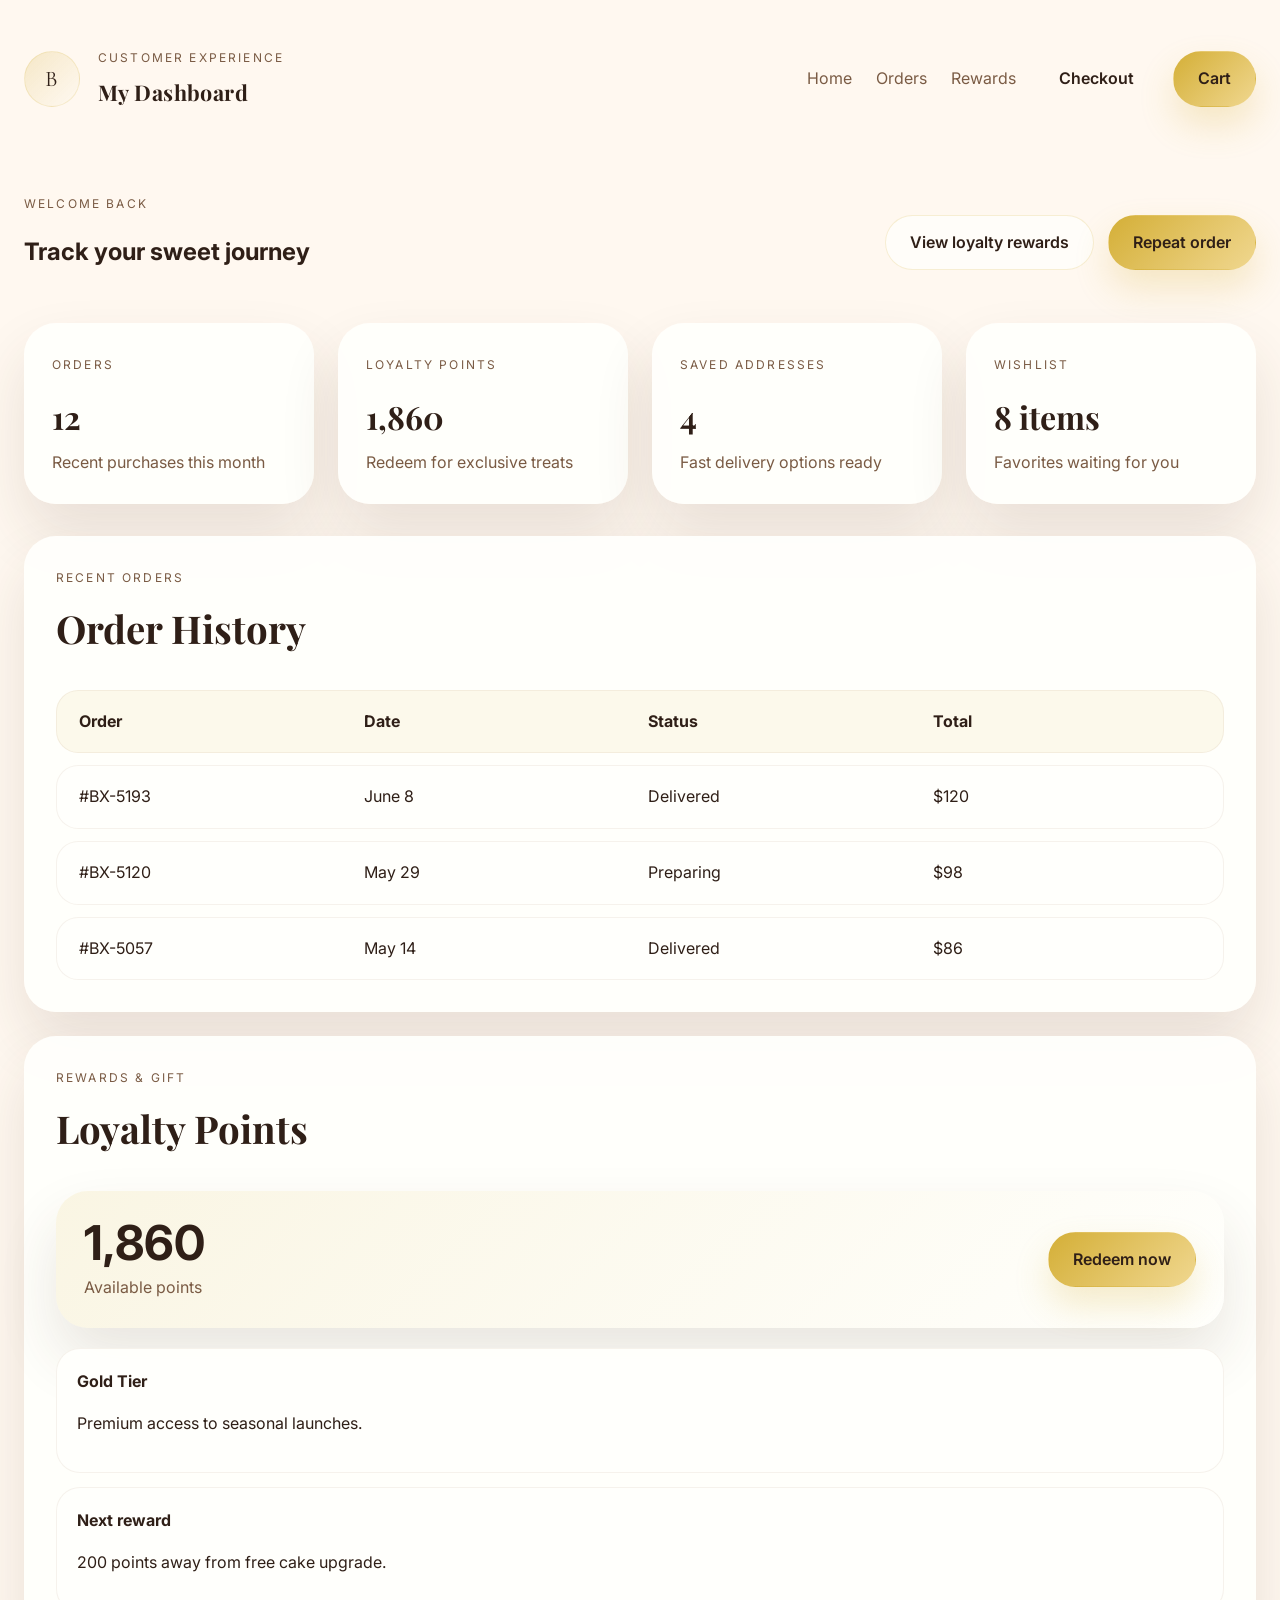
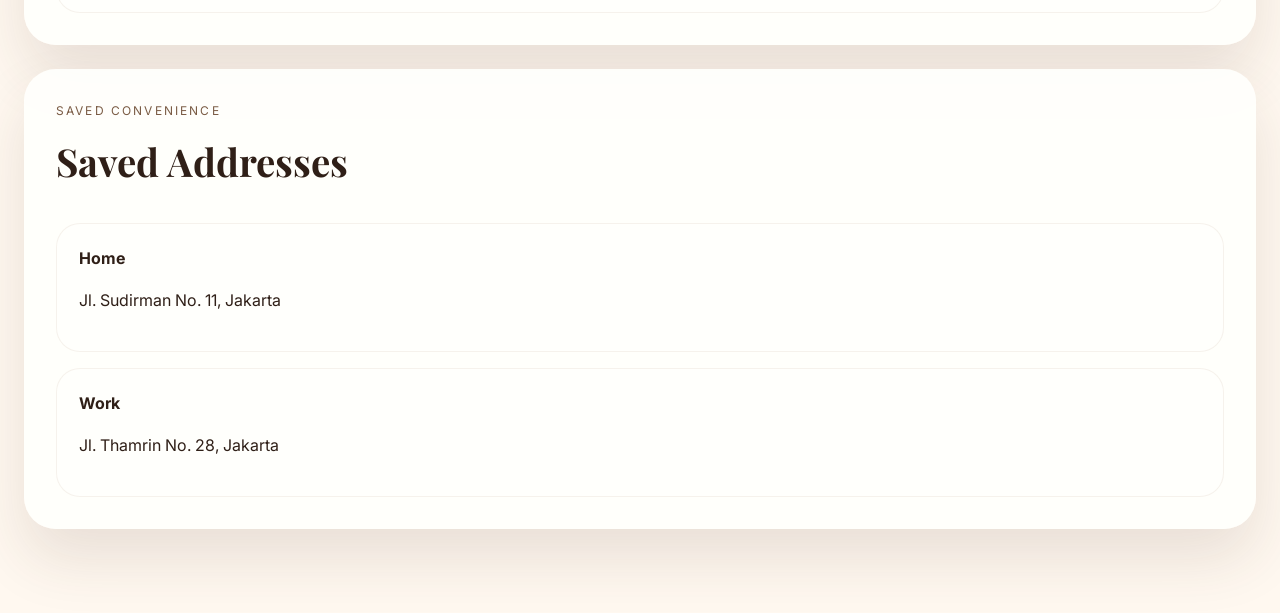
<file: dashboard.html>
<!DOCTYPE html>
<html lang="en">
  <head>
    <meta charset="UTF-8" />
    <meta name="viewport" content="width=device-width, initial-scale=1.0" />
    <title>Customer Dashboard | Bakerry Naichii</title>
    <link rel="preconnect" href="https://fonts.googleapis.com" />
    <link rel="preconnect" href="https://fonts.gstatic.com" crossorigin />
    <link
      href="https://fonts.googleapis.com/css2?family=Cormorant+Garamond:wght@500;600;700&family=Inter:wght@400;500;600;700&family=Playfair+Display:wght@600;700;800&family=Poppins:wght@400;500;600&display=swap"
      rel="stylesheet"
    />
    <link rel="stylesheet" href="styles.css" />
  </head>
  <body>
    <div class="page-shell">
      <header class="topbar">
        <div class="brand-ring">
          <span class="brand-mark">B</span>
        </div>
        <div class="brand-copy">
          <p class="eyebrow">Customer Experience</p>
          <h1>My Dashboard</h1>
        </div>
        <nav class="nav-links" aria-label="Dashboard navigation">
          <a href="index.html">Home</a>
          <a href="#orders">Orders</a>
          <a href="#rewards">Rewards</a>
        </nav>
        <div class="header-actions">
          <a class="btn btn-secondary" href="checkout.html">Checkout</a>
          <button class="btn btn-primary" id="open-cart">Cart</button>
        </div>
      </header>

      <main>
        <section class="dashboard-shell">
          <div class="dashboard-top">
            <div>
              <p class="eyebrow">Welcome back</p>
              <h2>Track your sweet journey</h2>
            </div>
            <div class="dashboard-actions">
              <button class="btn btn-ghost">View loyalty rewards</button>
              <button class="btn btn-primary">Repeat order</button>
            </div>
          </div>

          <div class="analytics-grid">
            <article class="kpi-card">
              <span class="eyebrow">Orders</span>
              <strong>12</strong>
              <p>Recent purchases this month</p>
            </article>
            <article class="kpi-card">
              <span class="eyebrow">Loyalty Points</span>
              <strong>1,860</strong>
              <p>Redeem for exclusive treats</p>
            </article>
            <article class="kpi-card">
              <span class="eyebrow">Saved Addresses</span>
              <strong>4</strong>
              <p>Fast delivery options ready</p>
            </article>
            <article class="kpi-card">
              <span class="eyebrow">Wishlist</span>
              <strong>8 items</strong>
              <p>Favorites waiting for you</p>
            </article>
          </div>

          <div class="dashboard-content">
            <section class="summary-panel" id="orders">
              <div class="section-heading">
                <p class="eyebrow">Recent orders</p>
                <h3>Order History</h3>
              </div>
              <div class="history-table">
                <div class="table-row header">
                  <span>Order</span>
                  <span>Date</span>
                  <span>Status</span>
                  <span>Total</span>
                </div>
                <div class="table-row">
                  <span>#BX-5193</span>
                  <span>June 8</span>
                  <span>Delivered</span>
                  <span>$120</span>
                </div>
                <div class="table-row">
                  <span>#BX-5120</span>
                  <span>May 29</span>
                  <span>Preparing</span>
                  <span>$98</span>
                </div>
                <div class="table-row">
                  <span>#BX-5057</span>
                  <span>May 14</span>
                  <span>Delivered</span>
                  <span>$86</span>
                </div>
              </div>
            </section>

            <section class="summary-panel" id="rewards">
              <div class="section-heading">
                <p class="eyebrow">Rewards & gift</p>
                <h3>Loyalty Points</h3>
              </div>
              <div class="reward-card">
                <div>
                  <strong>1,860</strong>
                  <p>Available points</p>
                </div>
                <a class="btn btn-primary">Redeem now</a>
              </div>
              <div class="reward-details">
                <div>
                  <span>Gold Tier</span>
                  <p>Premium access to seasonal launches.</p>
                </div>
                <div>
                  <span>Next reward</span>
                  <p>200 points away from free cake upgrade.</p>
                </div>
              </div>
            </section>

            <section class="summary-panel">
              <div class="section-heading">
                <p class="eyebrow">Saved convenience</p>
                <h3>Saved Addresses</h3>
              </div>
              <div class="address-list">
                <div class="address-card">
                  <strong>Home</strong>
                  <p>Jl. Sudirman No. 11, Jakarta</p>
                </div>
                <div class="address-card">
                  <strong>Work</strong>
                  <p>Jl. Thamrin No. 28, Jakarta</p>
                </div>
              </div>
            </section>
          </div>
        </section>
      </main>
    </div>

    <aside class="cart-drawer" id="cart-drawer" aria-label="Shopping cart drawer">
      <div class="drawer-header">
        <div>
          <p class="eyebrow">Your cart</p>
          <h3>Luxury Orders</h3>
        </div>
        <button class="close-drawer" id="close-cart" aria-label="Close cart">×</button>
      </div>
      <div class="drawer-body">
        <div class="cart-item">
          <div class="cart-thumb"></div>
          <div>
            <p>Golden Velvet Cake</p>
            <span>$86</span>
          </div>
        </div>
      </div>
      <div class="drawer-footer">
        <div class="drawer-total">
          <span>Total</span>
          <strong>$86</strong>
        </div>
        <a class="btn btn-primary" href="checkout.html">Continue to Checkout</a>
      </div>
    </aside>

    <div class="overlay" id="drawer-overlay"></div>
    <script src="script.js"></script>
  </body>
</html>
</file>
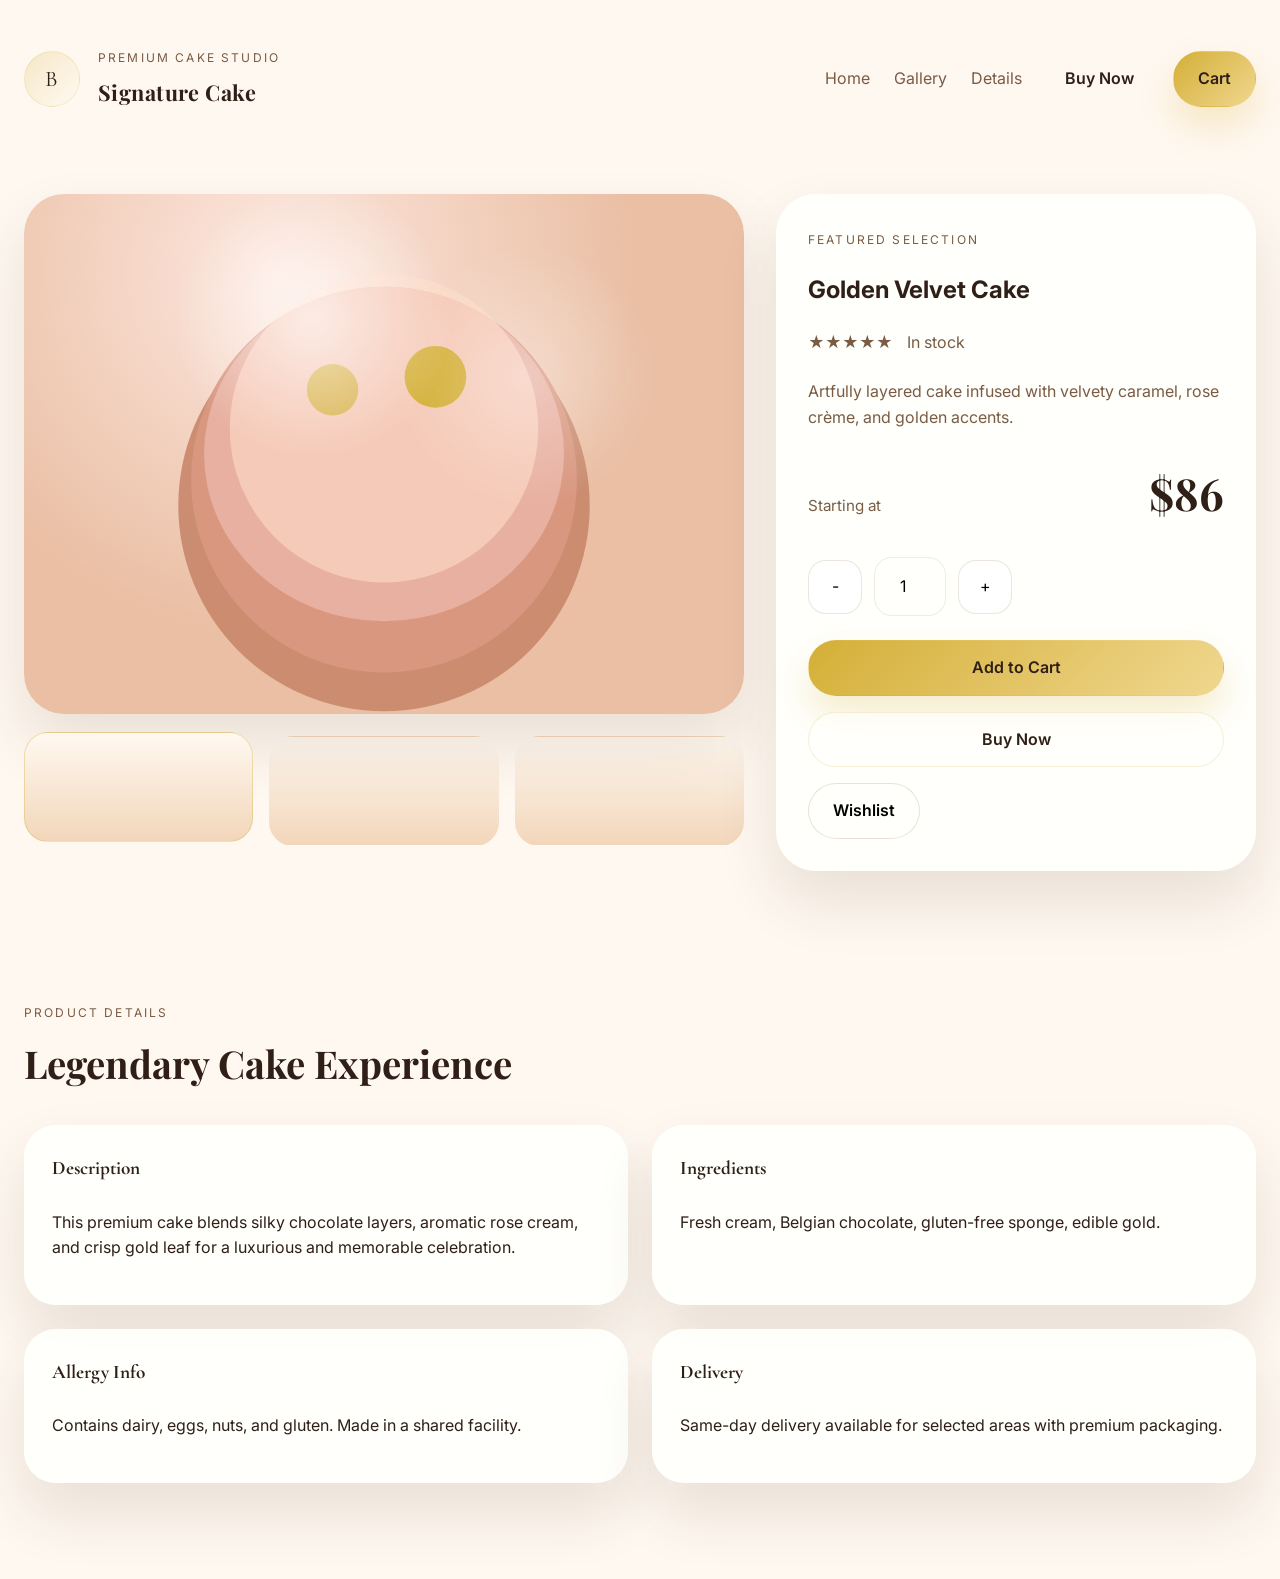
<file: product.html>
<!DOCTYPE html>
<html lang="en">
  <head>
    <meta charset="UTF-8" />
    <meta name="viewport" content="width=device-width, initial-scale=1.0" />
    <title>Signature Cake | Bakerry Naichii</title>
    <link rel="preconnect" href="https://fonts.googleapis.com" />
    <link rel="preconnect" href="https://fonts.gstatic.com" crossorigin />
    <link
      href="https://fonts.googleapis.com/css2?family=Cormorant+Garamond:wght@500;600;700&family=Inter:wght@400;500;600;700&family=Playfair+Display:wght@600;700;800&family=Poppins:wght@400;500;600&display=swap"
      rel="stylesheet"
    />
    <link rel="stylesheet" href="styles.css" />
  </head>
  <body>
    <div class="page-shell">
      <header class="topbar">
        <div class="brand-ring">
          <span class="brand-mark">B</span>
        </div>
        <div class="brand-copy">
          <p class="eyebrow">Premium Cake Studio</p>
          <h1>Signature Cake</h1>
        </div>
        <nav class="nav-links" aria-label="Product navigation">
          <a href="index.html">Home</a>
          <a href="#gallery">Gallery</a>
          <a href="#details">Details</a>
        </nav>
        <div class="header-actions">
          <a class="btn btn-secondary" href="#details">Buy Now</a>
          <button class="btn btn-primary" id="open-cart">Cart</button>
        </div>
      </header>

      <main>
        <section class="product-hero">
          <div class="product-gallery" id="gallery">
            <div class="gallery-main"></div>
            <div class="gallery-thumbs">
              <button class="thumb active"></button>
              <button class="thumb"></button>
              <button class="thumb"></button>
            </div>
          </div>
          <aside class="purchase-panel">
            <span class="eyebrow">Featured Selection</span>
            <h2>Golden Velvet Cake</h2>
            <div class="product-info-line">
              <span>★★★★★</span>
              <span>In stock</span>
            </div>
            <p class="product-copy">
              Artfully layered cake infused with velvety caramel, rose crème, and golden accents.
            </p>
            <div class="price-tag">
              <span>Starting at</span>
              <strong>$86</strong>
            </div>
            <div class="quantity-panel">
              <button class="qty-btn" type="button">-</button>
              <input type="number" value="1" min="1" />
              <button class="qty-btn" type="button">+</button>
            </div>
            <div class="purchase-actions">
              <button class="btn btn-primary" id="add-to-cart">Add to Cart</button>
              <button class="btn btn-ghost" id="buy-now">Buy Now</button>
            </div>
            <button class="btn btn-secondary outline">Wishlist</button>
          </aside>
        </section>

        <section class="section" id="details">
          <div class="section-heading">
            <p class="eyebrow">Product Details</p>
            <h3>Legendary Cake Experience</h3>
          </div>
          <div class="product-details-grid">
            <div class="detail-card">
              <h4>Description</h4>
              <p>
                This premium cake blends silky chocolate layers, aromatic rose
                cream, and crisp gold leaf for a luxurious and memorable
                celebration.
              </p>
            </div>
            <div class="detail-card">
              <h4>Ingredients</h4>
              <p>Fresh cream, Belgian chocolate, gluten-free sponge, edible gold.</p>
            </div>
            <div class="detail-card">
              <h4>Allergy Info</h4>
              <p>Contains dairy, eggs, nuts, and gluten. Made in a shared facility.</p>
            </div>
            <div class="detail-card">
              <h4>Delivery</h4>
              <p>Same-day delivery available for selected areas with premium packaging.</p>
            </div>
          </div>
        </section>
      </main>
    </div>

    <aside class="cart-drawer" id="cart-drawer" aria-label="Shopping cart drawer">
      <div class="drawer-header">
        <div>
          <p class="eyebrow">Your cart</p>
          <h3>Luxury Orders</h3>
        </div>
        <button class="close-drawer" id="close-cart" aria-label="Close cart">×</button>
      </div>
      <div class="drawer-body">
        <div class="cart-item">
          <div class="cart-thumb"></div>
          <div>
            <p>Golden Velvet Cake</p>
            <span>$86</span>
          </div>
        </div>
      </div>
      <div class="drawer-footer">
        <div class="drawer-total">
          <span>Total</span>
          <strong>$86</strong>
        </div>
        <a class="btn btn-primary" href="checkout.html">Continue to Checkout</a>
      </div>
    </aside>

    <div class="overlay" id="drawer-overlay"></div>

    <script src="script.js"></script>
  </body>
</html>
</file>
<file: styles.css>
:root {
  color-scheme: light;
  --bg: #fff8f0;
  --surface: #fffffc;
  --surface-soft: #f5e6d3;
  --text: #2f1f17;
  --muted: #7a5b44;
  --border: rgba(139, 94, 60, 0.12);
  --gold: #d4af37;
  --gold-soft: #f5d8a3;
  --accent: #c68c53;
  --shadow: 0 30px 60px rgba(75, 50, 36, 0.12);
  --radius: 28px;
  --radius-sm: 18px;
  --transition: 250ms ease;
}

* {
  box-sizing: border-box;
}

html {
  scroll-behavior: smooth;
}

body {
  margin: 0;
  font-family: 'Inter', system-ui, -apple-system, BlinkMacSystemFont, sans-serif;
  background: radial-gradient(circle at top left, rgba(255, 248, 240, 0.9), transparent 32%),
    #fff8f0;
  color: var(--text);
  line-height: 1.6;
}

img {
  max-width: 100%;
  display: block;
}

a {
  color: inherit;
  text-decoration: none;
}

button,
select,
input {
  font: inherit;
}

button {
  cursor: pointer;
}

.page-shell {
  max-width: 1440px;
  margin: 0 auto;
  padding: 24px;
}

.topbar {
  display: grid;
  grid-template-columns: auto 1fr auto auto;
  align-items: center;
  gap: 18px;
  padding: 24px 0;
}

.brand-ring {
  width: 56px;
  height: 56px;
  border-radius: 50%;
  background: linear-gradient(135deg, rgba(212, 175, 55, 0.22), rgba(255, 255, 252, 0.15));
  display: grid;
  place-items: center;
  border: 1px solid rgba(212, 175, 55, 0.18);
}

.brand-mark {
  font-family: 'Cormorant Garamond', serif;
  font-size: 1.4rem;
  letter-spacing: 0.08em;
}

.brand-copy h1 {
  margin: 0;
  font-size: 1.35rem;
  font-family: 'Playfair Display', serif;
  letter-spacing: 0.02em;
}

.eyebrow {
  margin: 0 0 8px;
  text-transform: uppercase;
  letter-spacing: 0.18em;
  font-size: 0.75rem;
  color: var(--muted);
}

.nav-links {
  display: flex;
  gap: 24px;
  flex-wrap: wrap;
}

.nav-links a {
  color: var(--muted);
  transition: color var(--transition);
}

.nav-links a:hover {
  color: var(--text);
}

.header-actions {
  display: flex;
  gap: 14px;
}

.btn {
  border: 1px solid transparent;
  padding: 14px 24px;
  border-radius: 999px;
  font-weight: 600;
  transition: transform var(--transition), background var(--transition), color var(--transition), box-shadow var(--transition);
}

.btn-primary {
  background: linear-gradient(135deg, #d4af37, #f0d78f);
  color: #2f1f17;
  box-shadow: 0 18px 35px rgba(212, 175, 55, 0.24);
}

.btn-primary:hover {
  transform: translateY(-2px);
}

.btn-ghost {
  background: rgba(255, 255, 252, 0.7);
  border-color: rgba(212, 175, 55, 0.2);
  color: var(--text);
}

.btn-ghost:hover {
  background: rgba(255, 255, 252, 0.95);
}

.section {
  padding: 72px 0;
}

.section-soft {
  background: rgba(255, 255, 252, 0.84);
  border-radius: 40px;
  box-shadow: inset 0 0 0 1px rgba(139, 94, 60, 0.06);
  padding: 72px 32px;
  margin: 48px 0;
}

.section-heading {
  display: grid;
  gap: 14px;
  max-width: 720px;
  margin-bottom: 42px;
}

.section-heading h3,
.hero-copy h2 {
  margin: 0;
  font-family: 'Playfair Display', serif;
  font-size: clamp(2rem, 3vw, 4rem);
  line-height: 1.02;
}

.hero-section {
  position: relative;
  min-height: calc(100vh - 96px);
  display: grid;
  align-items: center;
  gap: 48px;
  padding: 68px 0 48px;
}

.hero-copy {
  max-width: 640px;
}

.hero-text {
  font-size: 1.05rem;
  color: var(--muted);
  max-width: 520px;
}

.hero-actions {
  display: flex;
  gap: 16px;
  flex-wrap: wrap;
  margin-top: 28px;
}

.hero-media {
  position: relative;
  max-width: 640px;
  justify-self: end;
}

.hero-device {
  position: relative;
  border-radius: 40px;
  overflow: hidden;
  min-height: 520px;
  background: linear-gradient(180deg, rgba(255, 255, 252, 1), rgba(255, 248, 240, 0.92));
  box-shadow: var(--shadow);
}

.hero-photo {
  width: 100%;
  min-height: 520px;
  background: radial-gradient(circle at 40% 20%, #f6e7d8, transparent 20%),
    radial-gradient(circle at 65% 40%, #ffeadf, transparent 15%),
    linear-gradient(180deg, #fde9da 0%, #f7d9b9 100%);
}

.floating-pill {
  position: absolute;
  width: 110px;
  height: 110px;
  border-radius: 50%;
  background: rgba(212, 175, 55, 0.18);
  backdrop-filter: blur(14px);
  box-shadow: 0 25px 50px rgba(212, 175, 55, 0.18);
  animation: float 8s ease-in-out infinite;
}

.floating-pill-1 {
  top: 18%;
  left: 12%;
}

.floating-pill-2 {
  bottom: 18%;
  right: 16%;
  width: 84px;
  height: 84px;
  animation-delay: 1.8s;
}

.floating-pill-3 {
  top: 48%;
  right: 36%;
  width: 96px;
  height: 96px;
  animation-delay: 3.2s;
}

@keyframes float {
  0%,
  100% {
    transform: translateY(0) translateX(0);
  }
  50% {
    transform: translateY(-18px) translateX(8px);
  }
}

.category-grid {
  display: grid;
  grid-template-columns: repeat(4, minmax(0, 1fr));
  gap: 24px;
}

.category-card {
  background: rgba(255, 255, 252, 0.95);
  border-radius: 28px;
  overflow: hidden;
  box-shadow: var(--shadow);
  transition: transform var(--transition), box-shadow var(--transition);
}

.category-card:hover {
  transform: translateY(-10px);
  box-shadow: 0 32px 60px rgba(75, 50, 36, 0.18);
}

.category-image {
  min-height: 220px;
  background-size: cover;
  background-position: center;
}

.category-1 {
  background-image: radial-gradient(circle at center, #f7e1d0 0%, #d89f7d 70%);
}

.category-2 {
  background-image: radial-gradient(circle at center, #fff4ec 0%, #d4af37 45%, #c89e64 100%);
}

.category-3 {
  background-image: radial-gradient(circle at center, #fef6ef 0%, #c8946f 80%);
}

.category-4 {
  background-image: radial-gradient(circle at center, #f5ebde 0%, #bd8b63 70%);
}

.category-5 {
  background-image: radial-gradient(circle at center, #fff6f0 0%, #db9f75 70%);
}

.category-6 {
  background-image: radial-gradient(circle at center, #f7f1eb 0%, #c17f58 70%);
}

.category-7 {
  background-image: radial-gradient(circle at center, #fefaf6 0%, #d2ac7c 70%);
}

.category-card h4 {
  margin: 18px;
  font-size: 1.15rem;
}

.product-grid {
  display: grid;
  grid-template-columns: repeat(4, minmax(0, 1fr));
  gap: 24px;
}

.product-card {
  background: var(--surface);
  border-radius: 32px;
  overflow: hidden;
  box-shadow: var(--shadow);
  transition: transform var(--transition), box-shadow var(--transition);
  display: grid;
  gap: 18px;
}

.product-card:hover {
  transform: translateY(-12px);
  box-shadow: 0 30px 65px rgba(75, 50, 36, 0.18);
}

.product-photo {
  min-height: 280px;
  background-size: cover;
  background-position: center;
  transition: transform var(--transition);
}

.product-card:hover .product-photo {
  transform: scale(1.03);
}

.product-photo-1 {
  background: linear-gradient(180deg, #fde7df 0%, #eabfa4 100%);
}

.product-photo-2 {
  background: linear-gradient(180deg, #fff7ed 0%, #d9b38f 100%);
}

.product-photo-3 {
  background: linear-gradient(180deg, #f4d6cd 0%, #934f2b 100%);
}

.product-photo-4 {
  background: linear-gradient(180deg, #fbe9d8 0%, #c2956f 100%);
}

.product-meta {
  padding: 20px 22px 0;
}

.rating {
  color: #b07a30;
  font-size: 0.95rem;
  display: flex;
  align-items: center;
  gap: 8px;
}

.rating span {
  color: var(--muted);
}

.product-meta h4 {
  margin: 12px 0 8px;
  font-size: 1.3rem;
  font-family: 'Cormorant Garamond', serif;
}

.price {
  color: var(--muted);
  font-size: 1rem;
}

.product-actions {
  display: flex;
  gap: 14px;
  align-items: center;
  padding: 0 22px 22px;
}

.icon-btn {
  display: inline-flex;
  align-items: center;
  justify-content: center;
  width: 52px;
  height: 52px;
  border-radius: 18px;
  background: rgba(255, 255, 252, 0.9);
  border: 1px solid rgba(212, 175, 55, 0.18);
  color: var(--text);
  transition: transform var(--transition), background var(--transition);
}

.icon-btn:hover {
  transform: translateY(-2px);
  background: #fff8f0;
}

.customizer-shell {
  display: grid;
  grid-template-columns: 1fr 1fr;
  gap: 36px;
  align-items: center;
}

.customizer-copy {
  max-width: 540px;
}

.customizer-form {
  display: grid;
  gap: 18px;
  margin-top: 28px;
}

.form-row {
  display: grid;
  gap: 10px;
}

.form-row label {
  font-weight: 600;
}

input[type='text'],
select,
input[type='file'] {
  width: 100%;
  border-radius: 18px;
  border: 1px solid var(--border);
  padding: 16px 18px;
  background: rgba(255, 255, 252, 0.95);
}

input[type='number'] {
  width: 100%;
  border-radius: 18px;
  border: 1px solid var(--border);
  padding: 16px 18px;
  background: rgba(255, 255, 252, 0.95);
  text-align: center;
}

.empty-cart {
  padding: 24px;
  text-align: center;
  color: var(--muted);
  font-style: italic;
}

.file-row input {
  padding: 12px 18px;
}

.customizer-preview {
  display: grid;
}

.preview-panel {
  background: linear-gradient(180deg, rgba(255, 255, 252, 0.98), #fff8f0);
  border-radius: 32px;
  padding: 28px;
  box-shadow: var(--shadow);
}

.preview-label {
  font-size: 0.9rem;
  text-transform: uppercase;
  letter-spacing: 0.14em;
  color: var(--muted);
}

.preview-card {
  background: #fffffc;
  border-radius: 28px;
  margin-top: 18px;
  padding: 26px;
  box-shadow: inset 0 0 0 1px rgba(139, 94, 60, 0.08);
}

.preview-top {
  display: flex;
  justify-content: space-between;
  align-items: center;
  gap: 12px;
}

.preview-tag {
  padding: 10px 16px;
  border-radius: 999px;
  background: rgba(212, 175, 55, 0.12);
  color: var(--muted);
  font-size: 0.8rem;
  text-transform: uppercase;
}

.preview-text {
  font-family: 'Playfair Display', serif;
  font-size: 1.2rem;
}

.preview-cake {
  height: 260px;
  margin: 26px 0;
  border-radius: 40px;
  background: linear-gradient(180deg, #fff4ee 0%, #d29a6f 100%);
  box-shadow: inset 0 16px 52px rgba(255, 255, 255, 0.64);
  position: relative;
}

.preview-cake::after {
  content: '';
  position: absolute;
  inset: 18px;
  border-radius: 32px;
  background: radial-gradient(circle at top, rgba(255, 255, 255, 0.75), transparent 35%),
    radial-gradient(circle at 70% 30%, rgba(255, 255, 255, 0.36), transparent 25%);
}

.preview-details p {
  margin: 12px 0 0;
  color: var(--muted);
}

.review-carousel {
  position: relative;
  overflow: hidden;
}

.review-track {
  display: grid;
  grid-template-columns: repeat(3, minmax(0, 1fr));
  gap: 24px;
  transition: transform 0.6s ease;
}

.review-card {
  background: rgba(255, 255, 252, 0.95);
  border-radius: 32px;
  padding: 28px;
  box-shadow: var(--shadow);
  min-height: 280px;
}

.review-meta {
  display: flex;
  align-items: center;
  gap: 16px;
  margin-bottom: 20px;
}

.review-avatar {
  width: 56px;
  height: 56px;
  border-radius: 50%;
  background: linear-gradient(135deg, #fcd9c1, #e2b08c);
}

.review-meta strong {
  display: block;
  font-family: 'Cormorant Garamond', serif;
  font-size: 1rem;
}

.review-meta span {
  color: var(--muted);
  font-size: 0.95rem;
}

.quote {
  margin: 0;
  font-size: 1.05rem;
  color: var(--text);
}

.review-stars {
  margin-top: 18px;
  color: #b07a30;
  font-size: 1.1rem;
}

.carousel-control {
  position: absolute;
  top: 50%;
  transform: translateY(-50%);
  width: 52px;
  height: 52px;
  border-radius: 50%;
  border: 1px solid rgba(139, 94, 60, 0.16);
  background: rgba(255, 255, 252, 0.9);
  color: var(--text);
  font-size: 1.8rem;
  display: grid;
  place-items: center;
  transition: transform var(--transition), background var(--transition);
  z-index: 1;
}

.carousel-control:hover {
  transform: translateY(-50%) scale(1.05);
}

.prev {
  left: -26px;
}

.next {
  right: -26px;
}

.promo-grid {
  display: grid;
  grid-template-columns: 1.5fr 1fr;
  gap: 24px;
}

.promo-card {
  background: rgba(255, 255, 252, 0.95);
  border-radius: 32px;
  padding: 32px;
  box-shadow: var(--shadow);
}

.promo-large {
  display: grid;
  gap: 18px;
  align-content: space-between;
}

.promo-pill {
  display: inline-flex;
  padding: 10px 16px;
  border-radius: 999px;
  background: rgba(212, 175, 55, 0.12);
  color: var(--muted);
  text-transform: uppercase;
  letter-spacing: 0.12em;
  font-size: 0.75rem;
}

.promo-card h4 {
  margin: 18px 0 12px;
  font-size: 1.6rem;
}

.promo-card p {
  margin: 0 0 24px;
  color: var(--muted);
}

.promo-countdown {
  display: inline-flex;
  gap: 16px;
  flex-wrap: wrap;
  font-weight: 700;
  letter-spacing: 0.04em;
}

.app-section {
  padding-bottom: 120px;
}

.app-shell {
  display: grid;
  grid-template-columns: 1fr 1fr;
  gap: 36px;
  align-items: center;
}

.app-mockup {
  display: flex;
  justify-content: center;
}

.glass-card {
  width: min(520px, 100%);
  border-radius: 40px;
  padding: 32px;
  background: rgba(255, 255, 252, 0.72);
  backdrop-filter: blur(24px);
  border: 1px solid rgba(255, 255, 252, 0.55);
  box-shadow: var(--shadow);
}

.mockup-window {
  height: 420px;
  border-radius: 32px;
  background: linear-gradient(180deg, #fffdfa 0%, #f5e6d3 100%);
  border: 1px solid rgba(212, 175, 55, 0.14);
  margin-bottom: 24px;
  position: relative;
}

.mockup-window::before {
  content: '';
  position: absolute;
  inset: 16px;
  background: radial-gradient(circle at top, rgba(255, 255, 255, 0.75), transparent 28%),
    linear-gradient(180deg, rgba(255, 248, 240, 0.75), transparent 60%);
  border-radius: 24px;
}

.app-feature {
  padding: 18px 20px;
  border-radius: 24px;
  background: rgba(255, 255, 252, 0.92);
  margin-bottom: 16px;
}

.app-feature strong {
  display: block;
  margin-bottom: 8px;
}

.footer {
  display: flex;
  justify-content: space-between;
  gap: 24px;
  align-items: center;
  padding: 40px 0 20px;
  color: var(--muted);
  border-top: 1px solid rgba(139, 94, 60, 0.08);
}

.footer h4 {
  margin: 0 0 10px;
  font-family: 'Cormorant Garamond', serif;
}

.footer-links {
  display: flex;
  gap: 18px;
  flex-wrap: wrap;
}

.cart-drawer {
  position: fixed;
  top: 0;
  right: -100%;
  width: min(420px, 100%);
  height: 100vh;
  background: linear-gradient(180deg, rgba(255, 255, 252, 0.98), #fff8f0);
  box-shadow: -26px 0 80px rgba(75, 50, 36, 0.16);
  transition: right 0.35s ease;
  z-index: 30;
  display: grid;
  grid-template-rows: auto 1fr auto;
  padding: 28px;
}

.cart-drawer.open {
  right: 0;
}

.drawer-header {
  display: flex;
  justify-content: space-between;
  gap: 18px;
  align-items: center;
}

.close-drawer {
  border: none;
  background: transparent;
  font-size: 2rem;
  color: var(--text);
}

.drawer-body {
  margin-top: 28px;
  display: grid;
  gap: 18px;
}

.cart-item {
  display: grid;
  grid-template-columns: 84px 1fr;
  gap: 16px;
  align-items: center;
  background: rgba(255, 255, 252, 0.95);
  border-radius: 24px;
  padding: 18px;
}

.cart-thumb,
.cart-thumb.small {
  width: 84px;
  height: 84px;
  border-radius: 24px;
  background: linear-gradient(135deg, #f6e1d2, #d09b70);
}

.cart-thumb.small {
  background: linear-gradient(135deg, #fdf0e8, #c89469);
}

.drawer-footer {
  margin-top: 16px;
  display: grid;
  gap: 18px;
}

.drawer-total {
  display: flex;
  justify-content: space-between;
  font-size: 1.15rem;
  font-weight: 700;
}

.overlay {
  position: fixed;
  inset: 0;
  background: rgba(0, 0, 0, 0.28);
  opacity: 0;
  pointer-events: none;
  transition: opacity var(--transition);
  z-index: 20;
}

.overlay.open {
  opacity: 1;
  pointer-events: all;
}

.product-hero {
  display: grid;
  grid-template-columns: 1.2fr 0.8fr;
  gap: 32px;
  align-items: start;
  padding: 60px 0;
}

.product-gallery {
  display: grid;
  gap: 22px;
}

.gallery-main {
  min-height: 520px;
  border-radius: 40px;
  background: linear-gradient(180deg, #fff8f0 0%, #f2dbbf 100%);
  box-shadow: var(--shadow);
  position: relative;
}

.gallery-main::before {
  content: '';
  position: absolute;
  inset: 0;
  background: radial-gradient(circle at 40% 24%, rgba(255, 255, 255, 0.64), transparent 24%),
    radial-gradient(circle at 70% 35%, rgba(255, 255, 255, 0.32), transparent 22%);
  border-radius: 40px;
}

.gallery-thumbs {
  display: grid;
  grid-template-columns: repeat(3, minmax(0, 1fr));
  gap: 16px;
}

.thumb {
  height: 110px;
  border-radius: 24px;
  border: 1px solid transparent;
  background: linear-gradient(180deg, #fff9f1 0%, #f2d6ba 100%);
  cursor: pointer;
  transition: transform var(--transition), border-color var(--transition);
}

.thumb:hover,
.thumb.active {
  transform: translateY(-4px);
  border-color: rgba(212, 175, 55, 0.34);
}

.purchase-panel {
  background: rgba(255, 255, 252, 0.95);
  border-radius: 40px;
  padding: 32px;
  box-shadow: var(--shadow);
  position: sticky;
  top: 24px;
}

.product-info-line {
  display: flex;
  gap: 14px;
  align-items: center;
  color: var(--muted);
  margin: 18px 0 24px;
}

.product-copy {
  margin-bottom: 28px;
  color: var(--muted);
}

.price-tag {
  display: flex;
  justify-content: space-between;
  align-items: baseline;
  gap: 16px;
  margin-bottom: 28px;
}

.price-tag span {
  color: var(--muted);
  font-size: 0.95rem;
}

.price-tag strong {
  font-size: 2.75rem;
  font-family: 'Playfair Display', serif;
}

.quantity-panel {
  display: flex;
  gap: 12px;
  align-items: center;
  margin-bottom: 24px;
}

.qty-btn {
  width: 54px;
  height: 54px;
  border-radius: 18px;
  border: 1px solid rgba(139, 94, 60, 0.16);
  background: #fff;
}

.quantity-panel input {
  width: 72px;
  text-align: center;
  border: 1px solid var(--border);
  border-radius: 18px;
  padding: 16px 18px;
  background: rgba(255, 255, 252, 0.95);
}

.purchase-actions {
  display: grid;
  gap: 16px;
  margin-bottom: 16px;
}

.btn-secondary.outline {
  border-color: rgba(139, 94, 60, 0.18);
  background: rgba(255, 255, 252, 0.9);
}

.product-details-grid {
  display: grid;
  grid-template-columns: repeat(2, minmax(0, 1fr));
  gap: 24px;
}

.detail-card {
  background: rgba(255, 255, 252, 0.95);
  border-radius: 32px;
  padding: 28px;
  box-shadow: var(--shadow);
}

.detail-card h4 {
  margin-top: 0;
  font-family: 'Cormorant Garamond', serif;
  font-size: 1.2rem;
}

.dashboard-shell,
.admin-shell {
  display: grid;
  gap: 32px;
  padding: 60px 0;
}

.dashboard-top {
  display: flex;
  justify-content: space-between;
  gap: 24px;
  align-items: center;
  flex-wrap: wrap;
}

.dashboard-actions {
  display: flex;
  gap: 14px;
  flex-wrap: wrap;
}

.analytics-grid,
.admin-panels {
  display: grid;
  grid-template-columns: repeat(4, minmax(0, 1fr));
  gap: 24px;
}

.kpi-card {
  background: rgba(255, 255, 252, 0.95);
  border-radius: 32px;
  padding: 28px;
  box-shadow: var(--shadow);
}

.kpi-card strong {
  display: block;
  font-size: 2rem;
  margin: 14px 0 8px;
  font-family: 'Playfair Display', serif;
}

.kpi-card p {
  margin: 0;
  color: var(--muted);
}

.dashboard-content {
  display: grid;
  gap: 24px;
}

.summary-panel {
  background: rgba(255, 255, 252, 0.95);
  border-radius: 32px;
  padding: 32px;
  box-shadow: var(--shadow);
}

.history-table,
.table-shell {
  display: grid;
  gap: 12px;
  margin-top: 20px;
}

.table-row {
  display: grid;
  grid-template-columns: 1fr 1fr 1fr 1fr;
  gap: 16px;
  align-items: center;
  padding: 18px 22px;
  border-radius: 22px;
  background: rgba(255, 255, 252, 0.92);
  border: 1px solid rgba(139, 94, 60, 0.08);
}

.table-row.header {
  background: rgba(212, 175, 55, 0.08);
  color: var(--text);
  font-weight: 700;
}

.reward-card {
  display: flex;
  justify-content: space-between;
  align-items: center;
  gap: 24px;
  padding: 28px;
  border-radius: 32px;
  background: linear-gradient(135deg, rgba(212, 175, 55, 0.12), rgba(255, 255, 252, 0.93));
  box-shadow: var(--shadow);
}

.reward-card strong {
  font-size: 3rem;
  display: block;
  line-height: 1;
}

.reward-card p {
  margin: 8px 0 0;
  color: var(--muted);
}

.reward-details {
  display: grid;
  gap: 14px;
  margin-top: 20px;
}

.reward-details div {
  padding: 20px;
  border-radius: 24px;
  background: rgba(255, 255, 252, 0.95);
  border: 1px solid rgba(139, 94, 60, 0.08);
}

.reward-details span {
  display: block;
  font-weight: 700;
  margin-bottom: 8px;
}

.address-list {
  display: grid;
  gap: 16px;
  margin-top: 20px;
}

.address-card {
  border-radius: 24px;
  padding: 22px;
  background: rgba(255, 255, 252, 0.95);
  border: 1px solid rgba(139, 94, 60, 0.08);
}

.inventory-grid {
  display: grid;
  gap: 16px;
  margin-top: 20px;
}

.inventory-card {
  display: flex;
  justify-content: space-between;
  align-items: center;
  gap: 14px;
  border-radius: 24px;
  padding: 20px 22px;
  background: rgba(255, 255, 252, 0.95);
  border: 1px solid rgba(139, 94, 60, 0.08);
}

.inventory-card strong {
  font-size: 1rem;
}

.checkout-shell {
  display: grid;
  grid-template-columns: 2fr 1fr;
  gap: 32px;
  align-items: start;
  padding: 60px 0;
}

.progress-bar {
  display: grid;
  grid-template-columns: repeat(4, minmax(0, 1fr));
  gap: 18px;
  margin-bottom: 32px;
}

.progress-step {
  background: rgba(255, 255, 252, 0.92);
  border: 1px solid rgba(139, 94, 60, 0.1);
  border-radius: 28px;
  padding: 22px;
  text-align: center;
  color: var(--muted);
  font-weight: 600;
}

.progress-step.active {
  background: linear-gradient(135deg, rgba(212, 175, 55, 0.14), rgba(255, 255, 252, 0.95));
  color: var(--text);
  border-color: rgba(212, 175, 55, 0.22);
}

.checkout-panel {
  display: grid;
  gap: 24px;
}

.checkout-card {
  background: rgba(255, 255, 252, 0.95);
  border-radius: 32px;
  padding: 32px;
  box-shadow: var(--shadow);
}

.checkout-card h2 {
  margin-top: 0;
  font-family: 'Cormorant Garamond', serif;
  font-size: 1.8rem;
}

.form-grid,
.time-grid,
.payment-grid {
  display: grid;
  gap: 16px;
}

.time-grid {
  grid-template-columns: repeat(3, minmax(0, 1fr));
}

.time-option,
.payment-option {
  border-radius: 18px;
  padding: 18px 20px;
  border: 1px solid rgba(139, 94, 60, 0.12);
  background: rgba(255, 255, 252, 0.95);
  color: var(--text);
  font-weight: 600;
  transition: transform var(--transition), border-color var(--transition), background var(--transition);
}

.payment-detail-panel {
  margin-top: 22px;
  padding: 24px;
  border-radius: 32px;
  background: rgba(255, 255, 252, 0.96);
  border: 1px solid rgba(212, 175, 55, 0.16);
  box-shadow: inset 0 0 0 1px rgba(139, 94, 60, 0.05);
}

.payment-detail-header h4 {
  margin: 0 0 10px;
  font-family: 'Playfair Display', serif;
  font-size: 1.35rem;
}

.payment-detail-header p {
  margin: 0;
  color: var(--muted);
}

.payment-detail-hidden {
  display: none;
}

.time-option:hover,
.payment-option:hover,
.shipping-option:hover {
  transform: translateY(-2px);
  border-color: rgba(212, 175, 55, 0.28);
}

.time-option.active,
.payment-option.active,
.shipping-option.active {
  background: linear-gradient(135deg, rgba(212, 175, 55, 0.16), rgba(255, 255, 252, 0.95));
  border-color: rgba(212, 175, 55, 0.26);
}

.shipping-option {
  display: flex;
  justify-content: space-between;
  align-items: center;
  gap: 16px;
  border-radius: 24px;
  padding: 22px 24px;
  background: rgba(255, 255, 252, 0.95);
  border: 1px solid rgba(139, 94, 60, 0.12);
}

.shipping-option strong {
  display: block;
  margin-bottom: 6px;
}

.order-summary {
  position: sticky;
  top: 24px;
}

.summary-card {
  background: linear-gradient(180deg, rgba(255, 255, 252, 0.95), rgba(255, 248, 240, 0.95));
  border-radius: 40px;
  padding: 32px;
  box-shadow: var(--shadow);
}

.summary-card h3 {
  margin-top: 0;
  font-family: 'Playfair Display', serif;
  font-size: 2rem;
}

.summary-line,
.summary-total {
  display: flex;
  justify-content: space-between;
  gap: 16px;
  margin: 18px 0;
  color: var(--muted);
}

.summary-total {
  font-weight: 700;
  color: var(--text);
}

.payment-countdown {
  margin-top: 24px;
  padding: 20px;
  border-radius: 24px;
  background: rgba(255, 255, 252, 0.9);
  border: 1px solid rgba(212, 175, 55, 0.12);
}

.payment-countdown p {
  margin: 0 0 8px;
  color: var(--muted);
  text-transform: uppercase;
  letter-spacing: 0.12em;
  font-size: 0.8rem;
}

.page-exiting {
  opacity: 0;
  transition: opacity 240ms ease;
}

section {
  opacity: 0;
  transform: translateY(22px);
  transition: opacity 0.9s ease, transform 0.9s ease;
}

section.revealed {
  opacity: 1;
  transform: translateY(0);
}

@media (max-width: 1100px) {
  .topbar {
    grid-template-columns: auto 1fr;
    row-gap: 16px;
  }

  .hero-section {
    min-height: auto;
  }

  .hero-media {
    justify-self: stretch;
  }

  .product-hero,
  .checkout-shell {
    grid-template-columns: 1fr;
  }

  .gallery-thumbs {
    grid-template-columns: repeat(3, minmax(0, 1fr));
  }

  .category-grid,
  .product-grid,
  .review-track,
  .promo-grid,
  .app-shell {
    grid-template-columns: 1fr;
  }

  .promo-card {
    min-height: 240px;
  }
}

@media (max-width: 720px) {
  .page-shell {
    padding: 18px;
  }

  .topbar {
    grid-template-columns: 1fr;
    align-items: start;
  }

  .header-actions {
    justify-content: flex-start;
  }

  .hero-copy h2,
  .section-heading h3 {
    font-size: 2.75rem;
  }

  .hero-actions {
    flex-direction: column;
  }

  .hero-photo {
    min-height: 420px;
  }

  .customizer-shell,
  .app-shell {
    gap: 24px;
  }

  .carousel-control {
    display: none;
  }

  .review-track {
    grid-template-columns: 1fr;
  }

  .cart-drawer {
    width: 100%;
  }
}

/* ===== WISHLIST STYLING ===== */
.wishlist-btn {
  background: none;
  border: none;
  font-size: 1.5rem;
  cursor: pointer;
  padding: 8px;
  border-radius: 50%;
  transition: var(--transition);
  display: flex;
  align-items: center;
  justify-content: center;
}

.wishlist-btn:hover {
  transform: scale(1.15);
}

.wishlist-btn.active {
  color: #e74c3c;
  text-shadow: 0 0 8px rgba(231, 76, 60, 0.3);
}

.wishlist-badge {
  position: absolute;
  top: -8px;
  right: -8px;
  background: var(--gold);
  color: var(--text);
  border-radius: 50%;
  width: 24px;
  height: 24px;
  display: flex;
  align-items: center;
  justify-content: center;
  font-size: 0.75rem;
  font-weight: 700;
  min-width: 24px;
}

/* ===== PAYMENT MODAL STYLING ===== */
.payment-modal-overlay {
  position: fixed;
  top: 0;
  left: 0;
  right: 0;
  bottom: 0;
  background: rgba(0, 0, 0, 0.5);
  display: flex;
  align-items: center;
  justify-content: center;
  z-index: 2000;
  animation: fadeIn 200ms ease;
}

@keyframes fadeIn {
  from {
    opacity: 0;
  }
  to {
    opacity: 1;
  }
}

@keyframes slideUp {
  from {
    transform: translateY(30px);
    opacity: 0;
  }
  to {
    transform: translateY(0);
    opacity: 1;
  }
}

.payment-modal {
  background: var(--surface);
  border-radius: var(--radius);
  width: 90%;
  max-width: 500px;
  max-height: 90vh;
  overflow-y: auto;
  box-shadow: 0 25px 50px rgba(0, 0, 0, 0.25);
  animation: slideUp 300ms ease;
}

.modal-header {
  display: flex;
  align-items: center;
  justify-content: space-between;
  padding: 24px;
  border-bottom: 1px solid var(--border);
  gap: 16px;
}

.modal-header h2 {
  margin: 0;
  font-size: 1.5rem;
  font-weight: 600;
  font-family: 'Playfair Display', serif;
}

.modal-close {
  background: none;
  border: none;
  font-size: 1.5rem;
  cursor: pointer;
  padding: 8px;
  color: var(--muted);
  transition: var(--transition);
}

.modal-close:hover {
  color: var(--text);
}

.modal-body {
  padding: 24px;
}

.order-details {
  display: flex;
  flex-direction: column;
  gap: 12px;
}

.detail-row {
  display: flex;
  justify-content: space-between;
  align-items: center;
  padding: 12px 0;
  font-size: 0.95rem;
}

.detail-row .label {
  color: var(--muted);
  font-weight: 500;
}

.detail-row .value {
  color: var(--text);
  font-weight: 600;
  text-align: right;
}

.detail-row.total {
  padding-top: 16px;
  padding-bottom: 16px;
  border-top: 2px solid var(--border);
  border-bottom: 2px solid var(--border);
  font-size: 1.1rem;
}

.detail-row.total .value {
  color: var(--gold);
  font-size: 1.25rem;
}

.divider {
  height: 1px;
  background: var(--border);
  margin: 8px 0;
}

.payment-notice {
  margin-top: 16px;
  padding: 12px 16px;
  background: rgba(212, 175, 55, 0.08);
  border-left: 3px solid var(--gold);
  border-radius: 4px;
  font-size: 0.85rem;
  color: var(--text);
  line-height: 1.5;
}

.payment-notice p {
  margin: 0;
}

.modal-footer {
  display: flex;
  gap: 12px;
  padding: 24px;
  border-top: 1px solid var(--border);
}

.modal-footer button {
  flex: 1;
  padding: 12px 16px;
  border: none;
  border-radius: var(--radius-sm);
  font-weight: 600;
  cursor: pointer;
  transition: var(--transition);
  font-size: 0.95rem;
}

.modal-footer .btn-secondary {
  background: var(--surface-soft);
  color: var(--text);
}

.modal-footer .btn-secondary:hover {
  background: var(--border);
}

.modal-footer .btn-primary {
  background: var(--gold);
  color: var(--text);
}

.modal-footer .btn-primary:hover {
  background: #c9a528;
  transform: translateY(-2px);
  box-shadow: 0 8px 16px rgba(212, 175, 55, 0.2);
}

.modal-footer .btn-primary:disabled {
  opacity: 0.7;
  cursor: not-allowed;
  transform: none;
}
</file>
